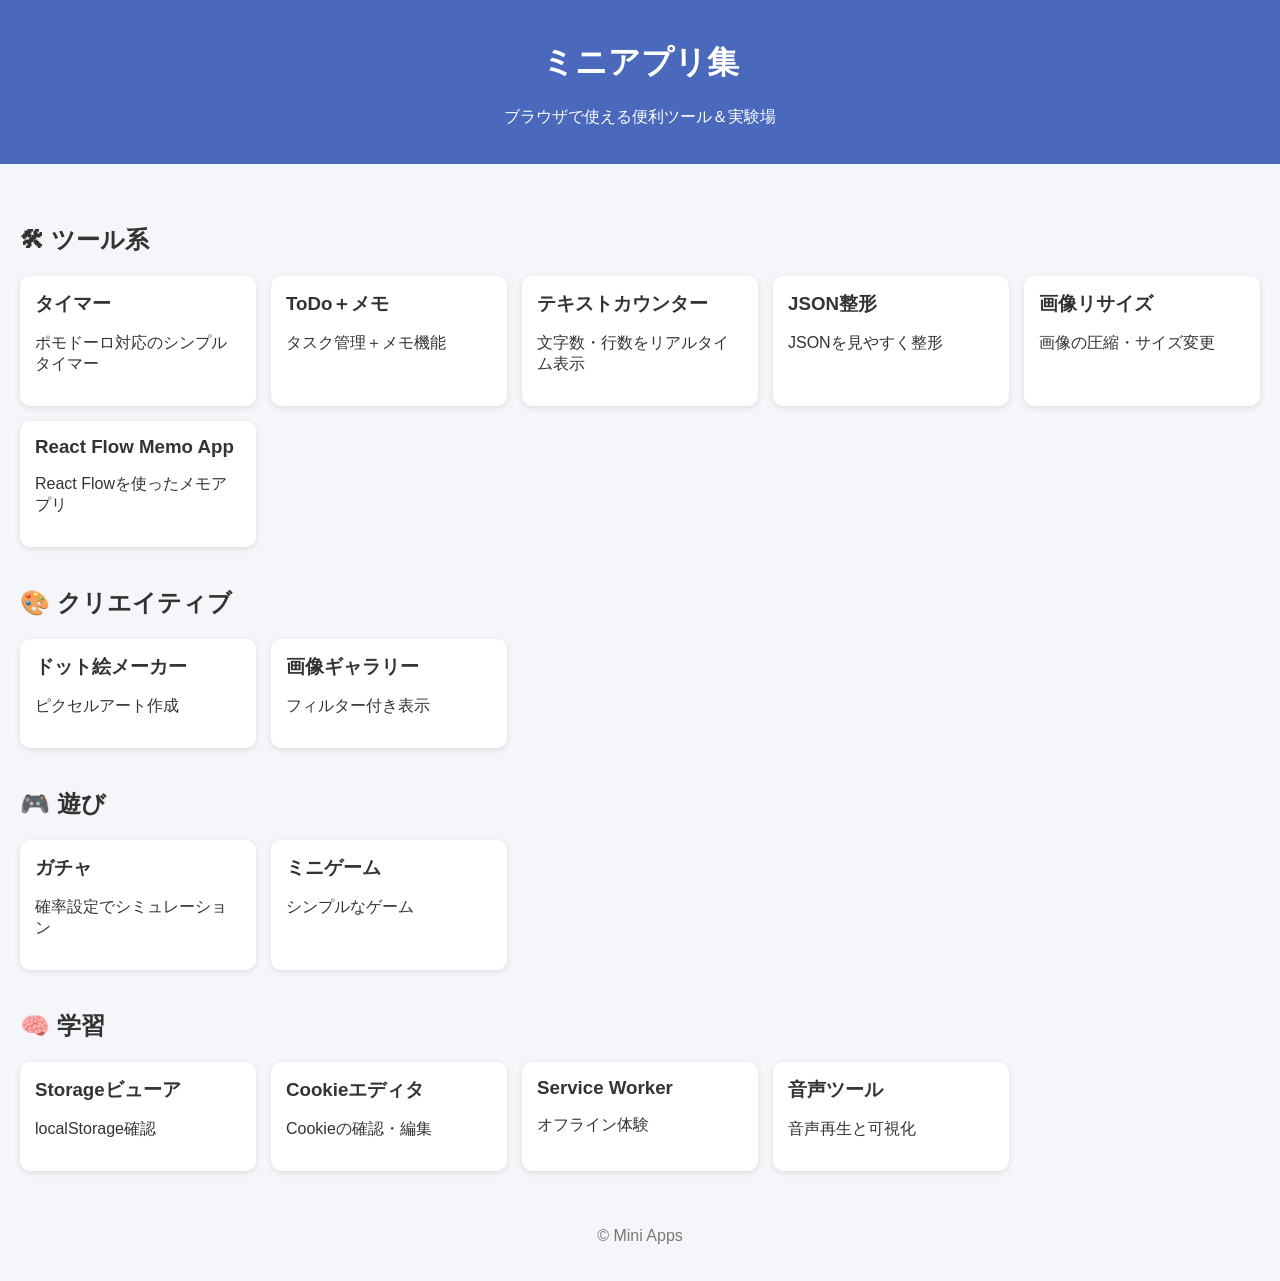
<file: index.html>
<!DOCTYPE html>
<html lang="ja">
<head>
  <meta charset="UTF-8">
  <title>ミニアプリ集</title>
  <meta name="viewport" content="width=device-width, initial-scale=1.0">
  <link rel="stylesheet" href="./css/common.css">
</head>
<body>

<header>
  <h1>ミニアプリ集</h1>
  <p>ブラウザで使える便利ツール＆実験場</p>
</header>

<main>

  <section>
    <h2>🛠 ツール系</h2>
    <div class="grid">
      <a href="./apps/timer/index.html" class="card">
        <h3>タイマー</h3>
        <p>ポモドーロ対応のシンプルタイマー</p>
      </a>

      <a href="./apps/todo/index.html" class="card">
        <h3>ToDo＋メモ</h3>
        <p>タスク管理＋メモ機能</p>
      </a>

      <a href="./apps/text-counter/index.html" class="card">
        <h3>テキストカウンター</h3>
        <p>文字数・行数をリアルタイム表示</p>
      </a>

      <a href="./apps/json/index.html" class="card">
        <h3>JSON整形</h3>
        <p>JSONを見やすく整形</p>
      </a>

      <a href="./apps/image-tool/index.html" class="card">
        <h3>画像リサイズ</h3>
        <p>画像の圧縮・サイズ変更</p>
      </a>

      <a href="./apps/react-flow-memo-app/index.html" class="card">
        <h3>React Flow Memo App</h3>
        <p>React Flowを使ったメモアプリ</p>
      </a>
    </div>
  </section>

  <section>
    <h2>🎨 クリエイティブ</h2>
    <div class="grid">
      <a href="./apps/dot/index.html" class="card">
        <h3>ドット絵メーカー</h3>
        <p>ピクセルアート作成</p>
      </a>

      <a href="./apps/gallery/index.html" class="card">
        <h3>画像ギャラリー</h3>
        <p>フィルター付き表示</p>
      </a>
    </div>
  </section>

  <section>
    <h2>🎮 遊び</h2>
    <div class="grid">
      <a href="./apps/gacha/index.html" class="card">
        <h3>ガチャ</h3>
        <p>確率設定でシミュレーション</p>
      </a>

      <a href="./apps/game/index.html" class="card">
        <h3>ミニゲーム</h3>
        <p>シンプルなゲーム</p>
      </a>
    </div>
  </section>

  <section>
    <h2>🧠 学習</h2>
    <div class="grid">
      <a href="./apps/storage/index.html" class="card">
        <h3>Storageビューア</h3>
        <p>localStorage確認</p>
      </a>

      <a href="./apps/cookie/index.html" class="card">
        <h3>Cookieエディタ</h3>
        <p>Cookieの確認・編集</p>
      </a>

      <a href="./apps/sw/index.html" class="card">
        <h3>Service Worker</h3>
        <p>オフライン体験</p>
      </a>

      <a href="./apps/audio/index.html" class="card">
        <h3>音声ツール</h3>
        <p>音声再生と可視化</p>
      </a>
    </div>
  </section>

</main>

<footer>
  <p>© Mini Apps</p>
</footer>

</body>
</html>
</file>
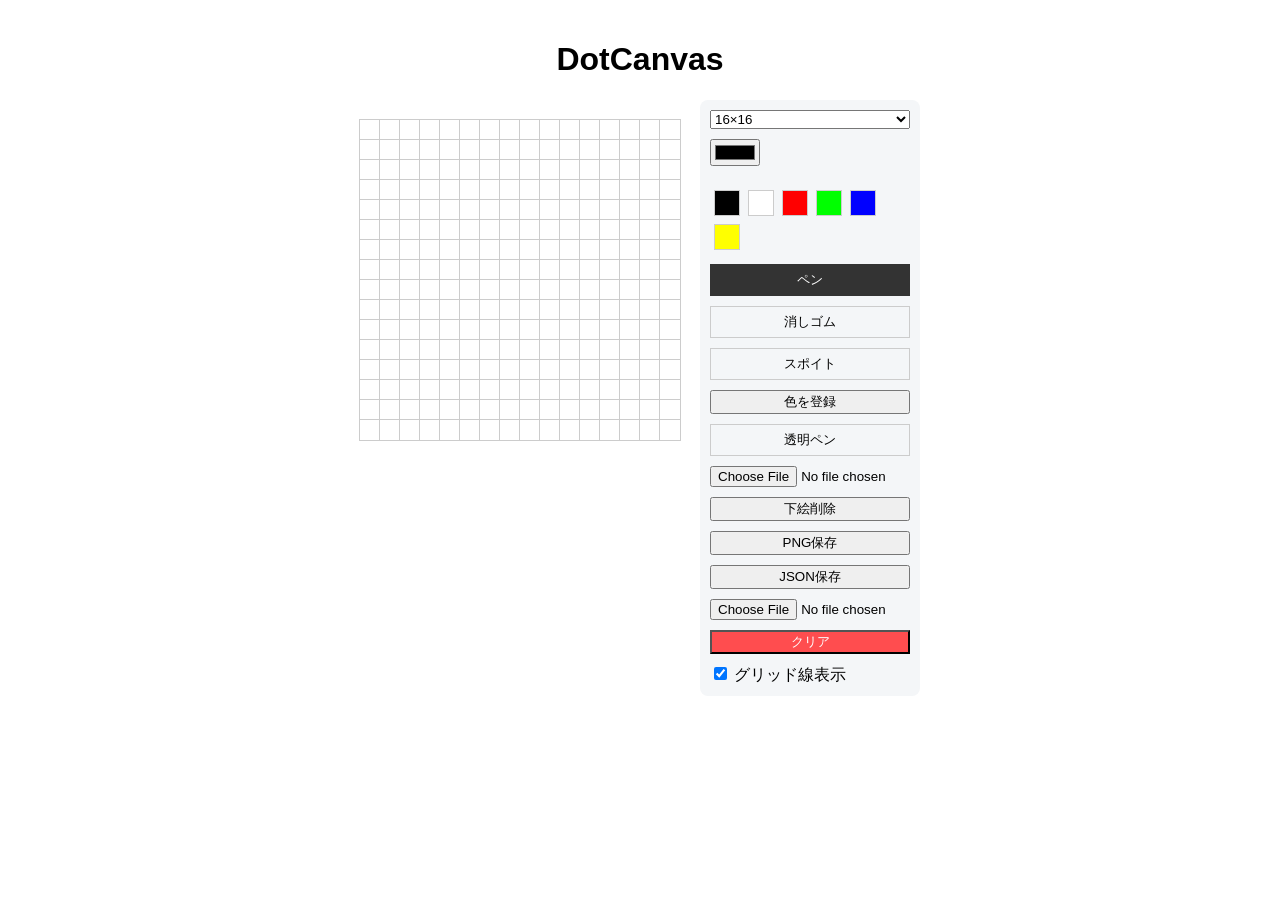
<file: apps/dot/index.html>
<html lang="ja">
  <head>
    <meta charset="UTF-8" />
    <meta http-equiv="X-UA-Compatible" content="IE=edge" />
    <meta name="viewport" content="width=device-width, initial-scale=1.0" />
    <title>DotCanvas</title>
    <link rel="stylesheet" href="style.css">
  </head>
  <body>
    <h1>DotCanvas</h1>

    <div class="app">

      <!-- グリッドを配置するエリア -->
      <div class="canvas-wrapper">

        <!-- 下絵表示用 -->
        <img id="guideImage">

        <!-- グリッド -->
        <div id="grid"></div>

      </div>

      
      <div class="sidebar">

      <!-- メニュー・パレット -->
      <!--サイズ変更-->
      <!--グリッドサイズ調整-->
      <select id="gridSize">
        <option value="16">16×16</option>
        <option value="32">32×32</option>
      </select>
      <!-- カラーピッカー -->
      <input type="color" id="colorPicker" value="#000000">
      <!-- カラーパレット -->
      <div id="palette"></div>

      <button class="tool-btn" onclick="setTool('pen')">ペン</button>
      <button class="tool-btn" onclick="setTool('eraser')">消しゴム</button>
      <button class="tool-btn" onclick="setTool('picker')">スポイト</button>
      <button id="addColor">色を登録</button>
      <button class="tool-btn" onclick="setTool('transparent')">透明ペン</button>

      <!--下絵の入力-->
      <input type="file" id="uploadImage" accept="image/*">
      <button onclick="removeGuide()">下絵削除</button>

      <!--PNG保存機能-->
      <button onclick="saveAsPNG()">PNG保存</button>

      <!--JSON保存機能-->
      <button onclick="saveAsJSON()">JSON保存</button>
      <input type="file" id="loadJson">

      <!-- グリッドを初期状態に戻すボタン -->
      <button onclick="clearGrid()" class="danger">クリア</button>

      <label>
        <input type="checkbox" id="toggleGrid" checked>
        グリッド線表示
      </label>

      </div>

      
    </div>


  </body>
  <script src="script.js"></script>
</html>
</file>
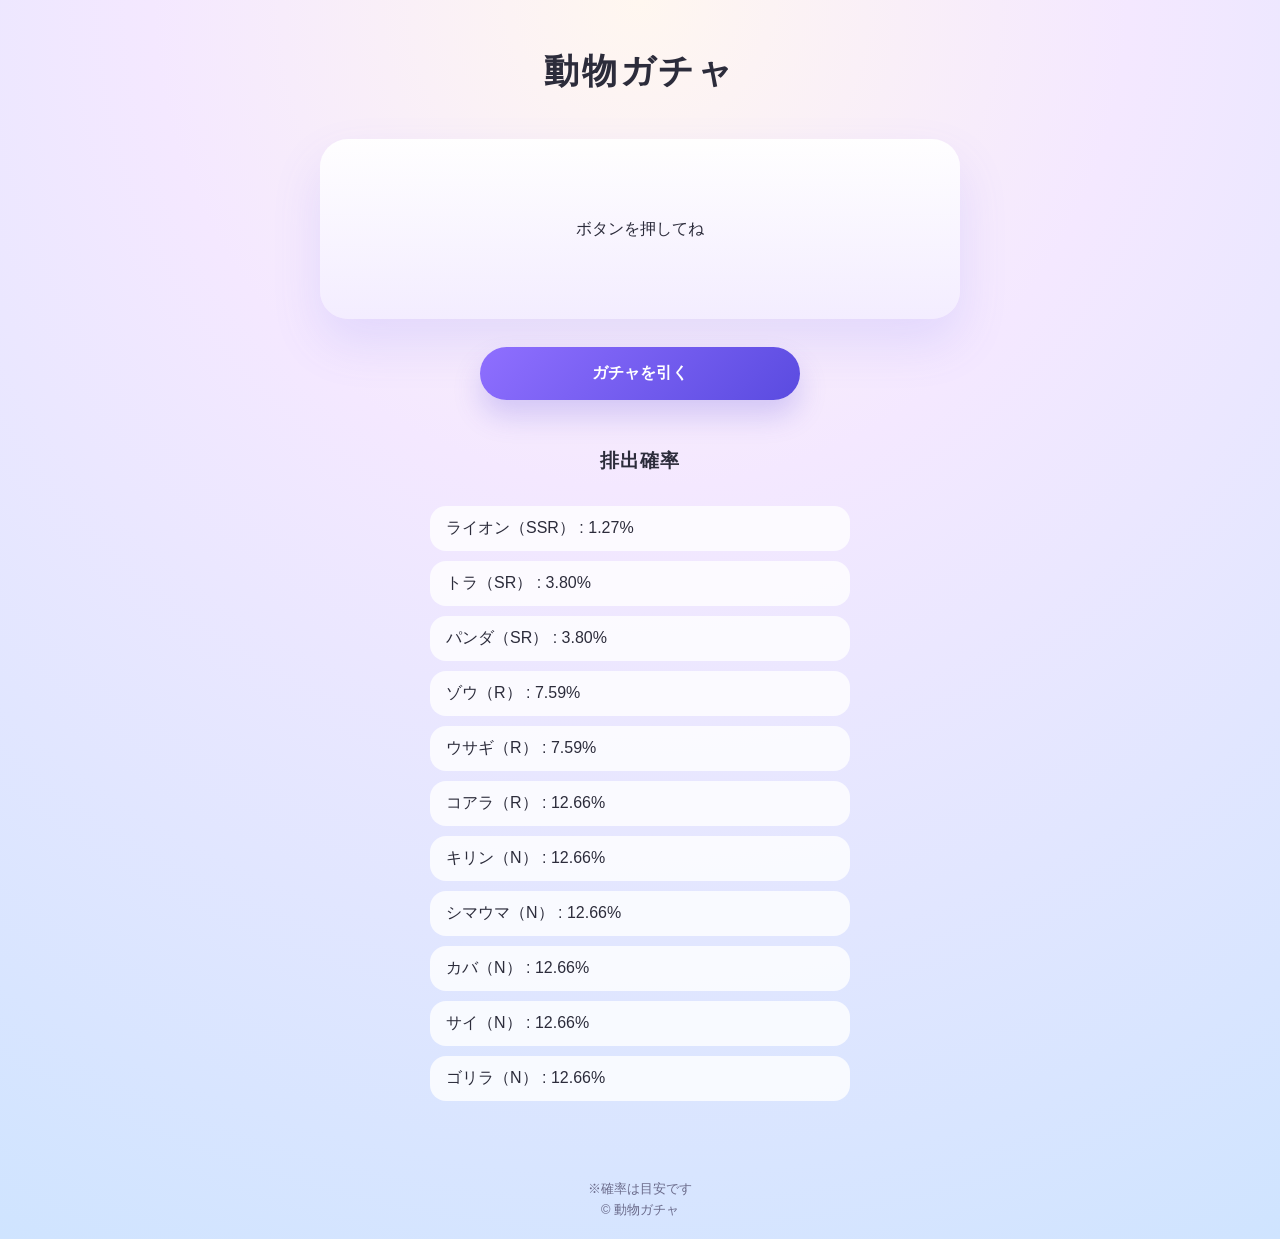
<file: apps/gacha/index.html>
<!DOCTYPE html>
<html lang="ja">
    <head>
        <meta charset="UTF-8">
        <title>動物ガチャ</title>
        <link rel="stylesheet" href="style.css">
    </head>
    <body>

    <h1>動物ガチャ</h1>

    <div id="gachaBox">
        <div id="result">ボタンを押してね</div>
    </div>

    <button id="gachaBtn">ガチャを引く</button>

    <h2>排出確率</h2>
    <ul id="rateList"></ul>

    <footer id="footer">
        <p>※確率は目安です</p>
        <p>© 動物ガチャ</p>
    </footer>

    <script src="script.js"></script>
    </body>
</html>
</file>
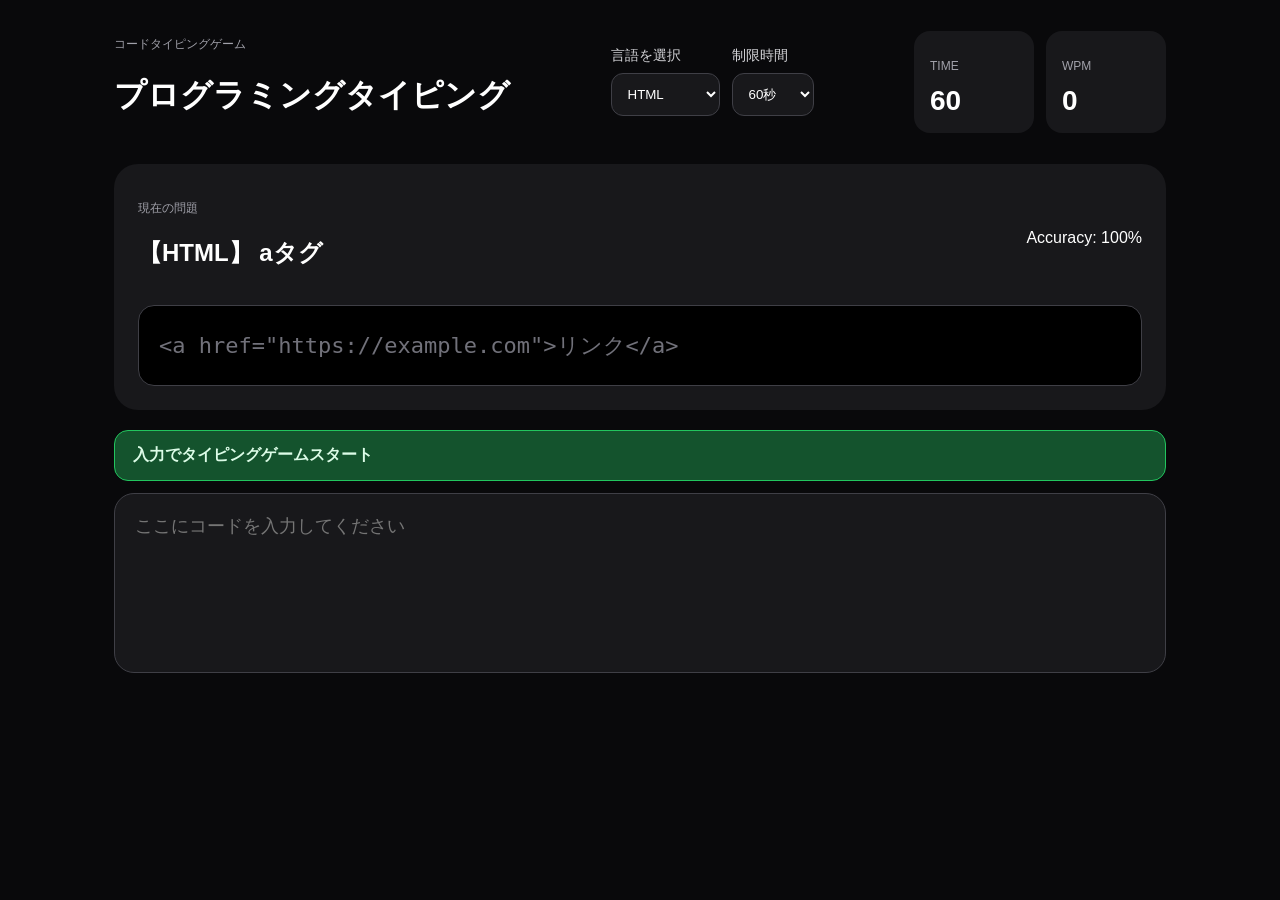
<file: apps/game/index.html>
<!DOCTYPE html>
<html lang="ja">
<head>
  <meta charset="UTF-8">
  <meta name="viewport" content="width=device-width, initial-scale=1.0">
  <title>Code Typing Game</title>

  <link rel="stylesheet" href="style.css">
</head>
<body>

  <div class="container">

    <header class="top-bar">

      <div>
        <p class="label">コードタイピングゲーム</p>
        <h1>プログラミングタイピング</h1>
      </div>

      <div class="control-wrapper">

        <div class="control-box">
          <label for="language-select">言語を選択</label>

          <select id="language-select">
            <option value="html">HTML</option>
            <option value="css">CSS</option>
            <option value="javascript">JavaScript</option>
          </select>
        </div>

        <div class="control-box">
          <label for="time-select">制限時間</label>

          <select id="time-select">
            <option value="30">30秒</option>
            <option value="60" selected>60秒</option>
            <option value="120">120秒</option>
          </select>
        </div>

      </div>

      <div class="status-area">

        <div class="status-box">
          <p class="label">TIME</p>
          <span id="time">60</span>
        </div>

        <div class="status-box">
          <p class="label">WPM</p>
          <span id="wpm">0</span>
        </div>

      </div>

    </header>

    <main>

      <section class="question-card">

        <div class="question-header">

          <div>
            <p class="label">現在の問題</p>
            <h2 id="title"></h2>
          </div>

          <p id="accuracy">Accuracy: 100%</p>

        </div>

        <div id="code-display" class="code-display"></div>

      </section>

      <div class="typing-guide">
        入力でタイピングゲームスタート
      </div>

      <textarea
        id="typing-input"
        placeholder="ここにコードを入力してください"
        spellcheck="false"
      ></textarea>

    </main>

  </div>


  <div id="result-screen" class="result-screen hidden">

    <div class="result-container">

      <h2>RESULT</h2>

      <div class="result-grid">

        <div class="result-box">
          <p class="label">入力文字数</p>
          <span id="result-typed"></span>
        </div>

        <div class="result-box">
          <p class="label">ミス数</p>
          <span id="result-miss"></span>
        </div>

        <div class="result-box">
          <p class="label">正確率</p>
          <span id="result-accuracy"></span>
        </div>

        <div class="result-box">
          <p class="label">WPM</p>
          <span id="result-wpm"></span>
        </div>

      </div>


      <div class="result-list">

        <h3>出題コード一覧</h3>

        <div id="completed-list"></div>

      </div>

      <button id="restart-btn">もう一度遊ぶ</button>

    </div>

  </div>

  <script src="questions/html.js"></script>
  <script src="questions/css.js"></script>
  <script src="questions/javascript.js"></script>
  <script src="script.js"></script>
</body>
</html>
</file>
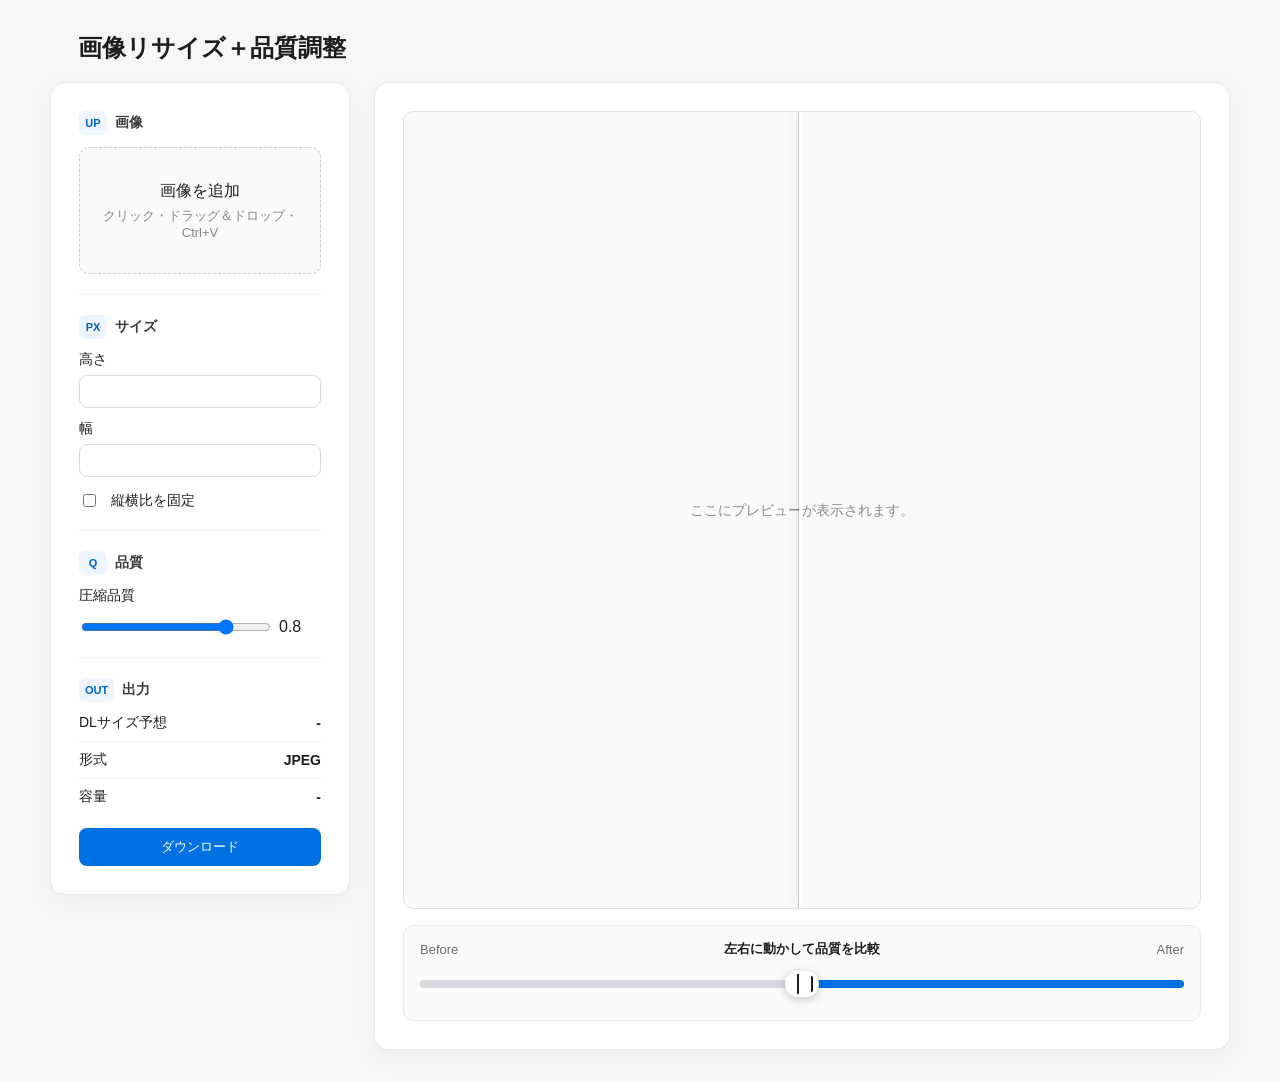
<file: apps/image-tool/index.html>
<!DOCTYPE html>
<html lang="ja">
<head>
  <meta charset="UTF-8">
  <title>画像リサイズ</title>
  <link rel="stylesheet" href="style.css">
</head>
<body>

<!-- タイトル -->
<header class="app-header">
  <div class="app-header-inner">
    <h1>画像リサイズ＋品質調整</h1>
  </div>
</header>

<!--
  PCでは左が操作エリア、右がプレビューエリアになります。
  2カラムのレイアウト
-->
<div class="app">
  <!-- 左側の操作パネル -->
  <aside class="sidebar">
    <!-- 画像を追加するエリア。クリック、ドラッグ&ドロップ、貼り付けに対応します。 -->
    <div class="tool-section">
      <div class="section-title">
        <span class="icon">UP</span>
        <span>画像</span>
      </div>

      <div class="upload-area" id="uploadArea">
        <p>画像を追加</p>
        <p class="sub">クリック・ドラッグ＆ドロップ・Ctrl+V</p>

        <!-- 実際のファイル選択inputです。見た目はupload-areaで作るので hidden にしています。 -->
        <input type="file" id="upload" accept="image/*" hidden>
      </div>
    </div>

    <!-- ダウンロード時の画像サイズを入力するエリアです。 -->
    <div class="tool-section">
      <div class="section-title">
        <span class="icon">PX</span>
        <span>サイズ</span>
      </div>

      <div class="control-group">
        <label>高さ <input type="number" id="height" min="1"></label>
        <label>幅 <input type="number" id="width" min="1"></label>
      </div>

      <label class="check-row">
        <input type="checkbox" id="lockRatio">
        縦横比を固定
      </label>
    </div>

    <!-- 品質を調整するエリア -->
    <div class="tool-section">
      <div class="section-title">
        <span class="icon">Q</span>
        <span>品質</span>
      </div>

      <div class="control-group">
        <label for="quality">圧縮品質</label>
        <div class="range-row">
          <input type="range" id="quality" min="0.05" max="1" step="0.01" value="0.8">
          <span id="qualityValue">0.8</span>
        </div>
      </div>
    </div>

    <!-- 現在の設定でダウンロードされる画像の情報を表示 -->
    <div class="tool-section">
      <div class="section-title">
        <span class="icon">OUT</span>
        <span>出力</span>
      </div>

      <div class="output-list">
        <div class="info-row">
          <span>DLサイズ予想</span>
          <strong id="estimatedSize">-</strong>
        </div>
        <div class="info-row">
          <span>形式</span>
          <strong>JPEG</strong>
        </div>
        <div class="info-row">
          <span>容量</span>
          <strong id="fileSize">-</strong>
        </div>
      </div>
    </div>

    <button id="downloadBtn">ダウンロード</button>
  </aside>

  <!-- 右側のプレビューエリア。元画像と変換後画像を重ねて比較します。 -->
  <main class="preview-panel">
    <div class="compare">
      <!-- 画像がまだ選ばれていないときだけ表示されるメッセージ -->
      <p class="preview-placeholder">ここにプレビューが表示されます。</p>

      <!-- 元画像です。下側に表示されます。 -->
      <img id="beforeImage" alt="元画像">

      <!-- 変換後画像です。overlayの幅を変えることでBefore/Afterを比較。 -->
      <div class="overlay">
        <img id="afterImage" alt="変換後の画像">
      </div>
    </div>

    <!-- 比較用スライダーです。動かすと overlay の幅が変わります。 -->
    <div class="compare-control">
      <div class="compare-labels">
        <span>Before</span>
        <span>左右に動かして品質を比較</span>
        <span>After</span>
      </div>
      <input type="range" id="compareSlider" min="0" max="100" value="50">
    </div>
  </main>
</div>

<script src="script.js"></script>

</body>
</html>
</file>
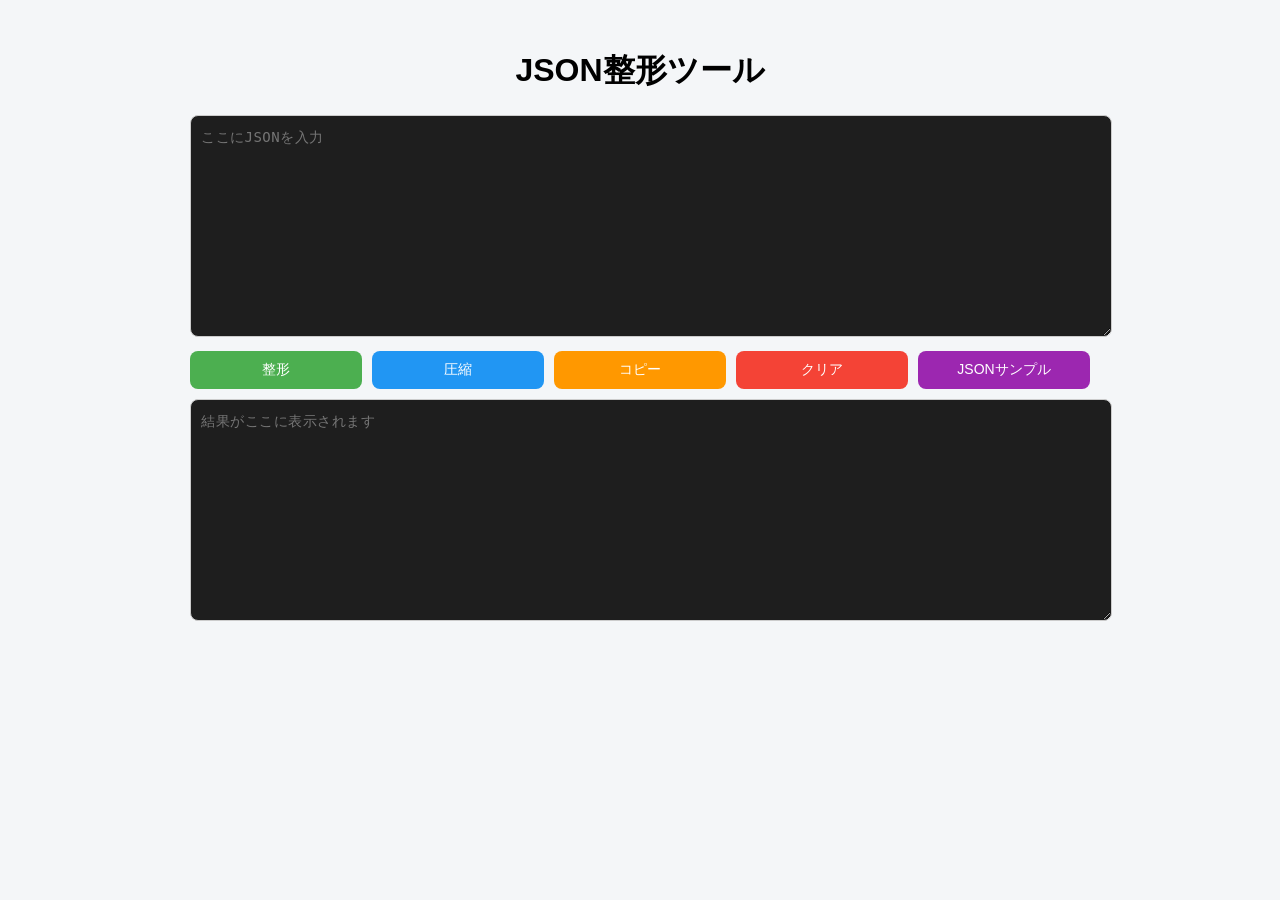
<file: apps/json/index.html>
<!DOCTYPE html>
<html lang="ja">
<head>
  <meta charset="UTF-8">
  <title>JSON整形ツール</title>
  <link rel="stylesheet" href="style.css">
</head>
<body>

<div class="container">
  <h1>JSON整形ツール</h1>

  <textarea id="input" placeholder="ここにJSONを入力"></textarea>

  <div class="buttons">
    <button class="format" onclick="formatJSON()">整形</button>
    <button class="minify" onclick="minifyJSON()">圧縮</button>
    <button class="copy" onclick="copyJSON()">コピー</button>
    <button class="clear" onclick="clearJSON()">クリア</button>
    <button class="sample" onclick="setSample()">JSONサンプル</button>
  </div>

  <textarea id="output" placeholder="結果がここに表示されます"></textarea>

  <div id="message"></div>
</div>

<script src="script.js"></script>

</body>
</html>
</file>
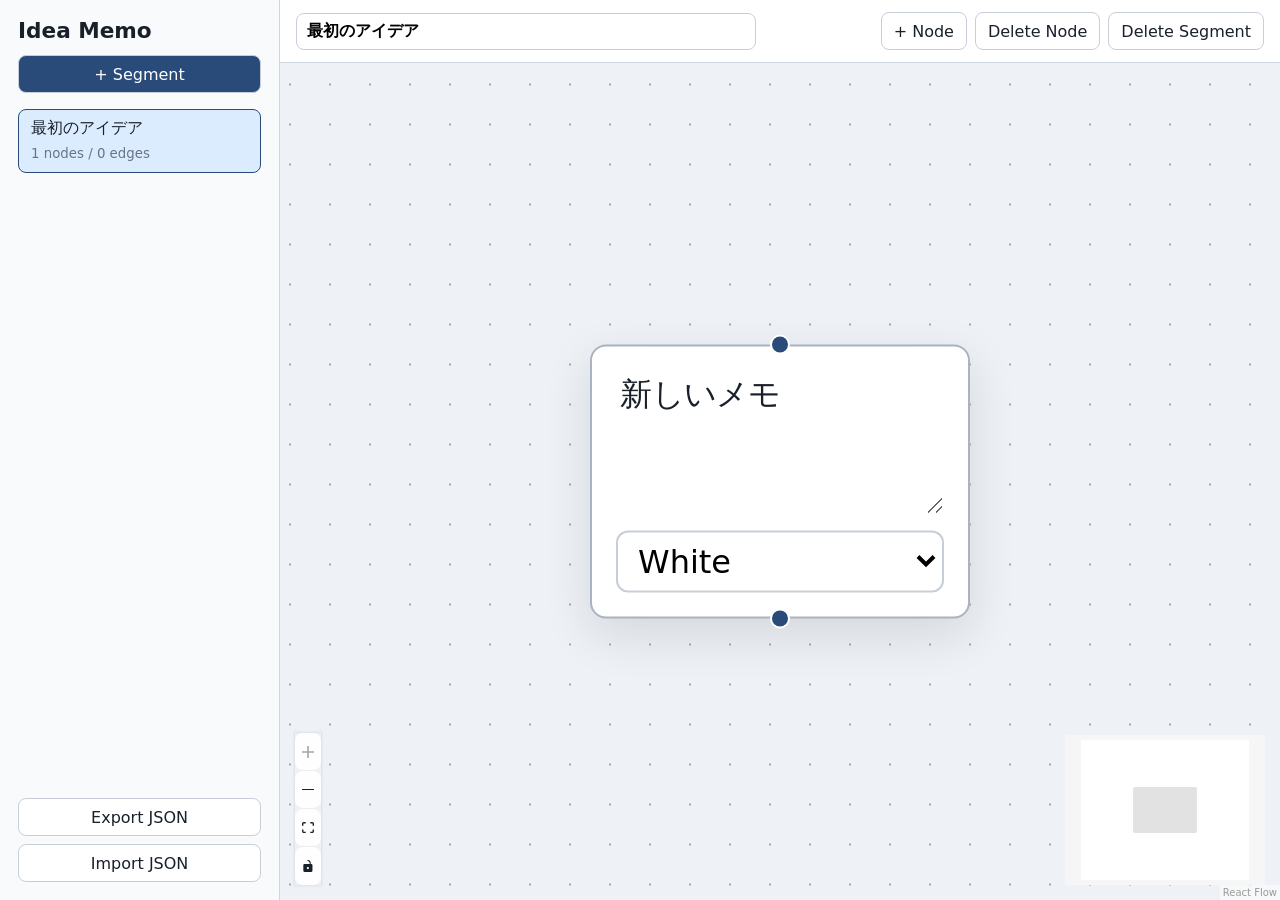
<file: apps/react-flow-memo-app/index.html>
<!-- Viteが作ったHTML-->
<!doctype html>
<html lang="ja">
  <head>
    <meta charset="UTF-8" />
    <meta name="viewport" content="width=device-width, initial-scale=1.0" />
    <meta
      name="description"
      content="React Flowでアイデアをノード管理する静的メモアプリ"
    />
    <title>React Flow Memo</title>
    <!-- ViteがビルドしたJavaScriptとCSSを読み込みます。HTMLのcrossorigin属性は、クロスオリジン間をどう扱うかを指定 読み込むドメインが異なることを、クロスオリジン -->
    <script type="module" crossorigin src="./assets/index-DDLrQdI4.js"></script>
    <link rel="stylesheet" crossorigin href="./assets/index-DvYYvJgg.css">
  </head>
  <body>
    <!-- ViteがここにReactアプリを描画します。GitHub Pagesでも静的HTMLとして動きます。 -->
    <div id="root"></div>
  </body>
</html>
</file>
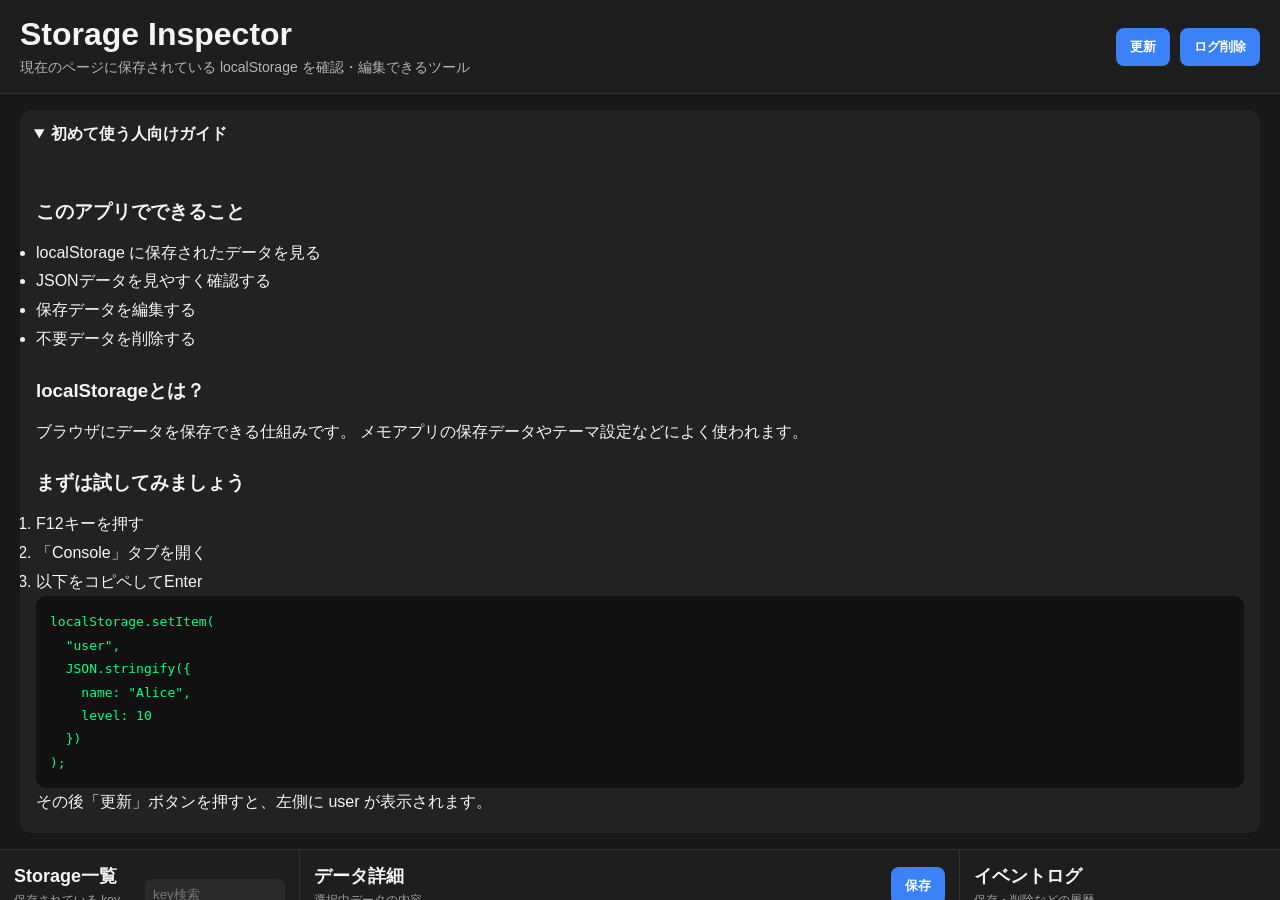
<file: apps/storage/index.html>
<!DOCTYPE html>
<html lang="ja">
<head>
  <meta charset="UTF-8" />
  <meta name="viewport" content="width=device-width, initial-scale=1.0"/>
  <title>Storage Inspector</title>

  <link rel="stylesheet" href="style.css" />
</head>
<body>

  <header class="header">
    <div>
      <h1>Storage Inspector</h1>

      <p class="sub-title">
        現在のページに保存されている localStorage を確認・編集できるツール
      </p>
    </div>

    <div class="actions">
      <button id="refreshBtn">更新</button>
      <button id="clearLogBtn">ログ削除</button>
    </div>
  </header>


  <!-- 初回ガイド -->
  <section class="guide-section">

    <details open>
      <summary>
        初めて使う人向けガイド
      </summary>

      <div class="guide-content">

        <h3>このアプリでできること</h3>

        <ul>
          <li>localStorage に保存されたデータを見る</li>
          <li>JSONデータを見やすく確認する</li>
          <li>保存データを編集する</li>
          <li>不要データを削除する</li>
        </ul>


        <h3>localStorageとは？</h3>

        <p>
          ブラウザにデータを保存できる仕組みです。
          メモアプリの保存データやテーマ設定などによく使われます。
        </p>


        <h3>まずは試してみましょう</h3>

        <ol>
          <li>F12キーを押す</li>
          <li>「Console」タブを開く</li>
          <li>以下をコピペしてEnter</li>
        </ol>


<pre class="sample-code">localStorage.setItem(
  "user",
  JSON.stringify({
    name: "Alice",
    level: 10
  })
);
</pre>

        <p>
          その後「更新」ボタンを押すと、左側に user が表示されます。
        </p>

      </div>

    </details>

  </section>


  <main class="container">

    <!-- 左 -->
    <section class="panel left-panel">

      <div class="panel-header">
        <div>
          <h2>Storage一覧</h2>

          <p class="panel-description">
            保存されている key 一覧
          </p>
        </div>

        <input
          type="text"
          id="searchInput"
          placeholder="key検索"
        />
      </div>


      <!-- 空表示 -->
      <div id="emptyMessage" class="empty-message">
        localStorageにデータがありません。
        <br><br>
        Consoleからデータを保存すると表示されます。
      </div>


      <ul id="storageList" class="storage-list"></ul>

    </section>


    <!-- 中央 -->
    <section class="panel center-panel">

      <div class="panel-header">

        <div>
          <h2>データ詳細</h2>

          <p class="panel-description">
            選択中データの内容
          </p>
        </div>

        <button id="saveBtn">
          保存
        </button>

      </div>


      <div class="detail-top">

        <div>
          <span class="label">現在のKey:</span>
          <span id="currentKey">未選択</span>
        </div>

        <button id="deleteBtn" class="danger">
          削除
        </button>

      </div>


      <textarea
        id="valueEditor"
        spellcheck="false"
        placeholder="左側のStorageを選択すると内容が表示されます"
      ></textarea>

    </section>


    <!-- 右 -->
    <section class="panel right-panel">

      <div class="panel-header">

        <div>
          <h2>イベントログ</h2>

          <p class="panel-description">
            保存・削除などの履歴
          </p>
        </div>

      </div>

      <div id="logArea" class="log-area"></div>

    </section>

  </main>

  <script src="script.js"></script>
</body>
</html>
</file>
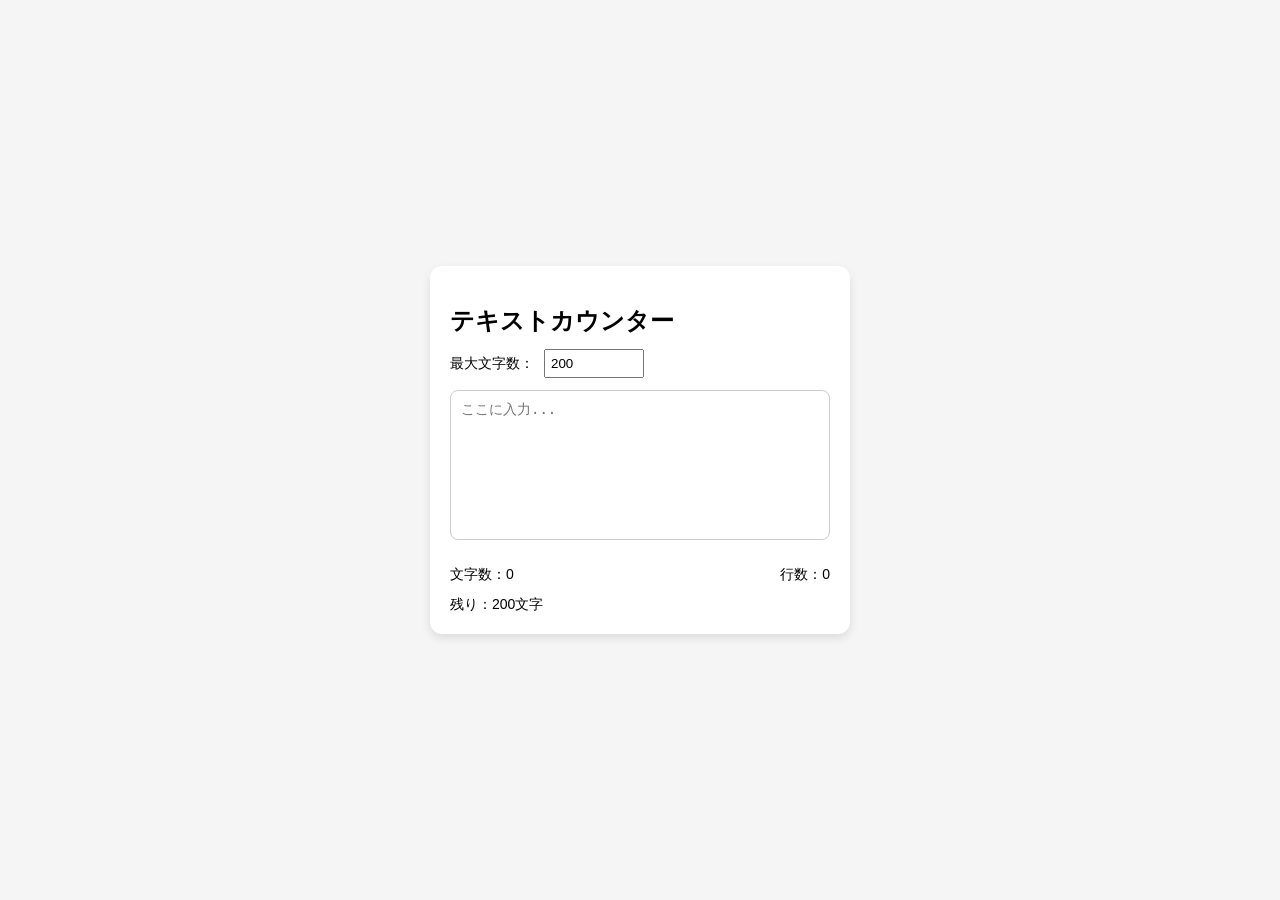
<file: apps/text-counter/index.html>
<!DOCTYPE html>
<html lang="ja">
<head>
  <meta charset="UTF-8">
  <title>テキストカウンター</title>

  <style>
    * {
      box-sizing: border-box;
    }

    body {
      font-family: sans-serif;
      background: #f5f5f5;
      margin: 0;
      height: 100vh;

      /* 完全中央寄せ */
      display: flex;
      justify-content: center;
      align-items: center;
    }

    /*余白のルール*/
    .container > * {
        margin-bottom: 12px;
    }
    .container > *:last-child {
    margin-bottom: 0;
    }

    .container {
      width: 420px;
      background: #fff;
      padding: 20px;
      border-radius: 12px;
      box-shadow: 0 4px 10px rgba(0,0,0,0.1);
    }

    textarea {
      width: 100%;
      height: 150px;
      resize: none;
      padding: 10px;
      font-size: 14px;
      border-radius: 8px;
      border: 1px solid #ccc;
    }

    .info {
      margin-top: 10px;
      display: flex;
      justify-content: space-between;
      font-size: 14px;
    }

    .limit {
      color: red;
      font-weight: bold;
    }

    .setting {
      margin-top: 10px;
      display: flex;
      gap: 10px;
      align-items: center;
      font-size: 14px;
    }

    input[type="number"] {
      width: 100px;
      padding: 5px;
    }
  </style>
</head>
<body>

<div class="container">
  <h2>テキストカウンター</h2>

  <!-- 最大文字数設定 -->
  <div class="setting">
    <label>最大文字数：</label>
    <input type="number" id="maxLengthInput" value="200" min="1">
  </div>

  <textarea id="textInput" placeholder="ここに入力..."></textarea>

  <div class="info">
    <span id="charCount">文字数：0</span>
    <span id="lineCount">行数：0</span>
  </div>

  <div class="info">
    <span id="limitStatus">残り：200文字</span>
  </div>
</div>

<script>
  // 要素の取得
  const textarea = document.getElementById("textInput");
  const charCount = document.getElementById("charCount");
  const lineCount = document.getElementById("lineCount");
  const limitStatus = document.getElementById("limitStatus");
  const maxLengthInput = document.getElementById("maxLengthInput");


  // カウント処理をまとめた関数
  function updateCount() {

    // 現在入力されているテキストを取得
    const text = textarea.value;

    // 最大文字数を取得（未入力や不正値の場合は0になる）
    const maxLength = parseInt(maxLengthInput.value) || 0;


    // 文字数を取得（改行や空白も含む）
    const length = text.length;

    // 文字数表示を更新
    charCount.textContent = "文字数：" + length;


    // 行数をカウント（空の場合は0行、それ以外は改行で分割）
    const lines = text === "" ? 0 : text.split("\n").length;

    // 行数表示を更新
    lineCount.textContent = "行数：" + lines;


    // 残り文字数を計算
    const remaining = maxLength - length;

    // 残り文字数表示を更新
    limitStatus.textContent = "残り：" + remaining + "文字";


    // 制限を超えた場合はクラスを付与して赤表示
    if (remaining < 0) {
      limitStatus.classList.add("limit");
    } else {
      // 制限内ならクラスを外す
      limitStatus.classList.remove("limit");
    }
  }


  // テキスト入力時にリアルタイムでカウント更新
  textarea.addEventListener("input", updateCount);

  // 最大文字数変更時にもカウント更新
  maxLengthInput.addEventListener("input", updateCount);


  // ページ読み込み時に初期状態を反映
  updateCount();
</script>

</body>
</html>
</file>
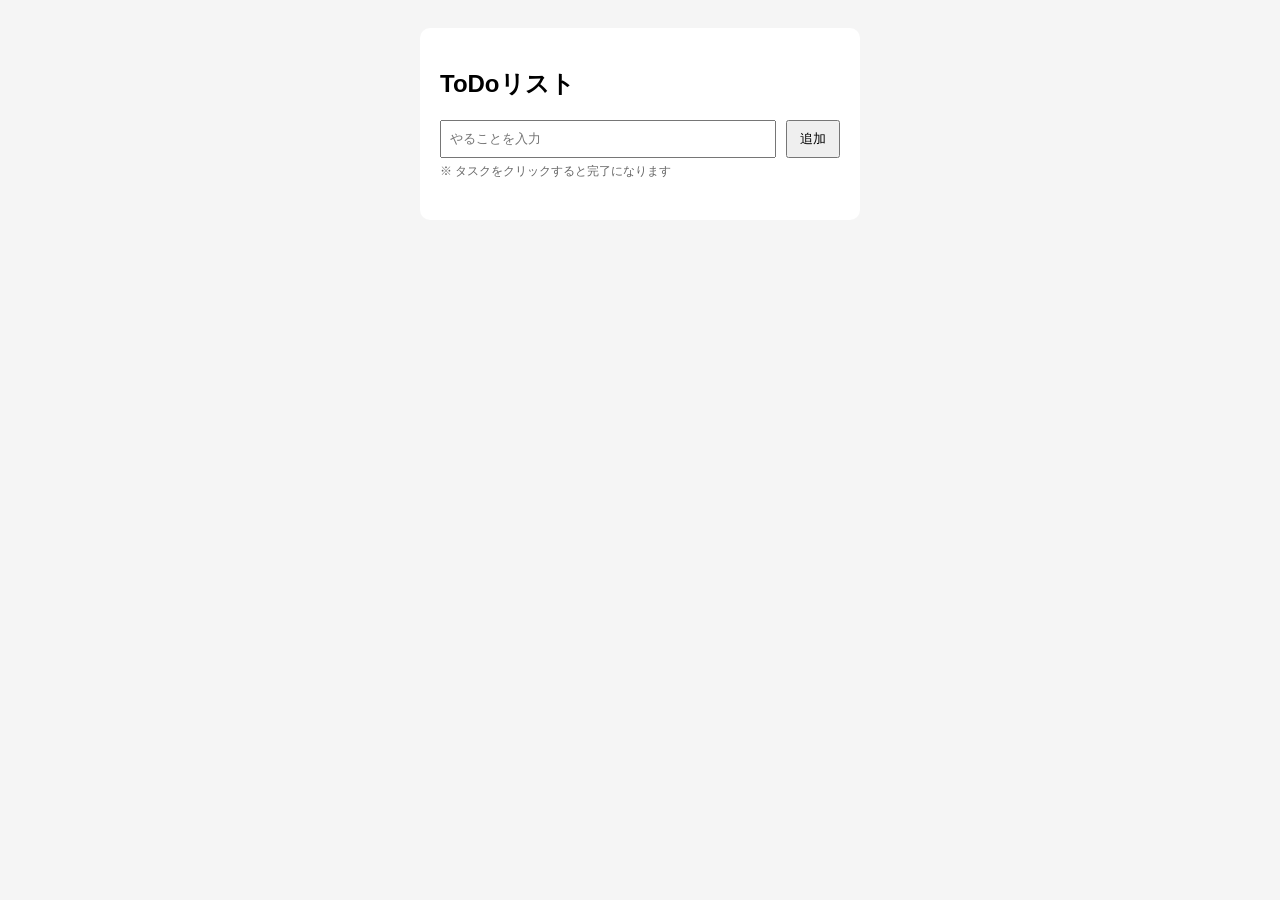
<file: apps/todo/index.html>
<!DOCTYPE html>
<html lang="ja">
<head>
  <meta charset="UTF-8">
  <title>MiniApps ToDo</title>
  <style>
    body {
      font-family: sans-serif;
      background: #f5f5f5;
      padding: 20px;
    }

    .app {
      max-width: 400px;
      margin: auto;
      background: white;
      padding: 20px;
      border-radius: 10px;
    }

    .input-area {
      display: flex;
      gap: 10px;
    }

    input {
      flex: 1;
      padding: 8px;
    }

    button {
      padding: 8px 12px;
      cursor: pointer;
    }

    ul {
      margin-top: 20px;
      padding: 0;
      list-style: none;
    }

    li {
      display: flex;
      justify-content: space-between;
      padding: 8px;
      border-bottom: 1px solid #ddd;
    }

    .done {
      text-decoration: line-through;
      color: gray;
    }

    /* エラーメッセージ */
    .error {
      color: red;
      font-size: 12px;
      margin-top: 5px;
    }

    /* ヒント表示 */
    .hint {
      font-size: 12px;
      color: #666;
      margin-top: 5px;
    }
  </style>
</head>
<body>

<div class="app">
  <h2>ToDoリスト</h2>

  <div class="input-area">
    <input type="text" id="taskInput" placeholder="やることを入力">
    <button onclick="handleAddTask()">追加</button>
  </div>

  <!-- エラーメッセージ表示 -->
  <div id="errorMessage" class="error"></div>

  <!-- 操作ヒント -->
  <div class="hint">※ タスクをクリックすると完了になります</div>

  <ul id="taskList"></ul>
</div>

<script>
  // =============================
  // 要素取得
  // =============================
  const taskInput = document.getElementById("taskInput");
  const taskList = document.getElementById("taskList");
  const errorMessage = document.getElementById("errorMessage");

  // =============================
  // 入力チェック
  // =============================
  function validateInput(text) {
    // 空文字の場合エラーを表示する
    if (text.trim() === "") {
      showError("タスクを入力してください");
      return false;
    }

    // エラーをクリア
    clearError();
    return true;
  }

  // =============================
  // エラー表示
  // =============================
  function showError(message) {
    errorMessage.textContent = message;
  }

  function clearError() {
    errorMessage.textContent = "";
  }

  // =============================
  // タスク作成
  // =============================
  function createTaskElement(text) {
    const li = document.createElement("li");

    // テキスト部分
    const span = document.createElement("span");
    span.textContent = text;

    // クリックで完了切り替え
    span.onclick = function () {
      toggleTask(span);
    };

    // 削除ボタン
    const deleteBtn = document.createElement("button");
    deleteBtn.textContent = "削除";

    deleteBtn.onclick = function () {
      deleteTask(li);
    };

    li.appendChild(span);
    li.appendChild(deleteBtn);

    return li;
  }

  // =============================
  // 完了切り替え
  // =============================
  function toggleTask(element) {
    element.classList.toggle("done");
  }

  // =============================
  // 削除処理
  // =============================
  function deleteTask(element) {
    element.remove();
  }

  // =============================
  // 入力リセット
  // =============================
  function resetInput() {
    taskInput.value = "";
  }

  // =============================
  // メイン処理
  // =============================
  function handleAddTask() {
    const text = taskInput.value;

    // ① 入力チェック
    if (!validateInput(text)) return;

    // ② タスク生成
    const taskElement = createTaskElement(text);

    // ③ DOMに追加
    taskList.appendChild(taskElement);

    // ④ 入力リセット
    resetInput();
  }
</script>

</body>
</html>
</file>
<file: css/common.css>
body {
  font-family: sans-serif;
  margin: 0;
  background: #f5f6fa;
  color: #333;
}

header {
  background: #4a69bd;
  color: white;
  padding: 20px;
  text-align: center;
}

main {
  padding: 20px;
}

h2 {
  margin-top: 40px;
}

.grid {
  display: grid;
  grid-template-columns: repeat(auto-fill, minmax(220px, 1fr));
  gap: 15px;
  margin-top: 10px;
}

.card {
  display: block;
  background: white;
  padding: 15px;
  border-radius: 10px;
  text-decoration: none;
  color: inherit;
  box-shadow: 0 2px 6px rgba(0,0,0,0.1);
  transition: 0.2s;
}

.card:hover {
  transform: translateY(-5px);
}

.card h3 {
  margin: 0 0 5px;
}

footer {
  text-align: center;
  padding: 20px;
  color: #777;
}
</file>
<file: apps/dot/style.css>
/* 全体のフォントと中央寄せ */
body {
  font-family: sans-serif;

  display: flex;
  flex-direction: column;
  align-items: center; /* ← 横中央 */

  margin: 0;
  padding: 20px;
}

/* 配置 */
.app {
  display: flex;
  gap: 20px;
  justify-content: center;
  align-items: flex-start;
  width: fit-content;
}

/* サイドバー */
.sidebar {
  width: 200px;
  display: flex;
  flex-direction: column;
  gap: 10px;
  background: #f4f6f8;
  padding: 10px;
  border-radius: 8px;
}

/* ドットを並べるグリッド */
#grid {
  display: grid;

  /* 横に16マス並べる（20px × 16列） */
  grid-template-columns: repeat(16, 20px);

  /* マスの間の隙間 */
  gap: 0px;

  /* 中央に配置 */
  justify-content: center;

  margin-top: 20px;
}

/* 各マス（1ピクセル） */
/*JSでスタイルを付与*/
.cell {
  width: 20px;
  height: 20px;

  /* 初期色は白 */
  background: #fff;

  /* outlineを使用してグリッド線ONOFF切り替え時にドットが動かないようにしている */
  border: none;
  outline: 1px solid #ccc;

  /* マウスカーソルをポインターに */
  cursor: pointer;

  user-select: none;        /* テキスト選択禁止 */
  -webkit-user-drag: none;  /* 画像ドラッグ防止 */
}

.cell.transparent {
  background-image: linear-gradient(45deg, #ccc 25%, transparent 25%),
                    linear-gradient(-45deg, #ccc 25%, transparent 25%),
                    linear-gradient(45deg, transparent 75%, #ccc 75%),
                    linear-gradient(-45deg, transparent 75%, #ccc 75%);
  background-size: 10px 10px;
}

/* グリッド線なし */
.no-grid .cell {
  outline: none;
}

/*ボタン*/
.danger {
  background: #ff4d4f;
  color: white;
}

/* カラーパレット */
#palette {
  margin-top: 10px;
}

.palette-color {
  width: 24px;
  height: 24px;
  display: inline-block;
  margin: 4px;
  cursor: pointer;
  border: 1px solid #ccc;
}

label {
  cursor: pointer;
  user-select: none;
}

/*ツールボタンの見た目*/
.tool-btn {
  padding: 6px 10px;
  border: 1px solid #ccc;
  background: #f4f6f8;
  cursor: pointer;
}

.tool-btn.active {
  background: #333;
  color: #fff;
  border-color: #333;
}

/*カーソル切り替え*/
.cell {
  cursor: crosshair;
}

.grid-eraser .cell {
  cursor: not-allowed;
}

.grid-picker .cell {
  cursor: copy;
}

.grid-transparent .cell {
  cursor: cell;
}

/*下絵透かし用*/
.canvas-wrapper {
  position: relative;
  display: inline-block;
  width: fit-content;
}

/* 下絵 */
#guideImage {
  position: absolute;
  top: 0;
  left: 0;

  width: 100%;
  height: 100%;

  object-fit: contain;

  opacity: 0.3; /* ← 透かし */

  pointer-events: none; /* ← クリックを邪魔しない */

  z-index: 0;

  display: none;/*隠しておく*/
}

/* グリッド */
#grid {
  display: grid;
  position: relative;
  z-index: 1;

  width: fit-content;
}
</file>
<file: apps/gacha/style.css>
/* =========================
  リセット・基本
========================= */

/*paddingとborderを幅と高さに含める*/
* {
  box-sizing: border-box;
}

body {
  /*ブラウザ標準の余白を消す*/
  margin: 0;
  /*画面の高さ100%を確保*/
  min-height: 100vh;
  /*グラデーション背景*/
  /*radial-gradient → 円形グラデーション
  circle at top → 上から広がる*/
  background: radial-gradient(circle at top, #fff7f0, #f4e8ff 35%, #cfe4ff 100%);
  /*文字の色*/
  color: #2c2c3b;
  /*フォント*/
  font-family: "Helvetica Neue", Arial, "Hiragino Kaku Gothic ProN", Meiryo, sans-serif;
}

/*body以下の要素全てに*/
body > * {
  max-width: 640px;   /* コンテンツの横幅を最大640pxに制限（広がりすぎ防止） */

  margin: 0 auto;     /* 左右の余白を自動にして中央寄せ（横中央に配置） */

  padding: 16px;      /* 内側の余白（文字や要素が端にくっつかないようにする） */
}

/* =========================
  タイトル
========================= */
h1 {
  margin-top: 32px;
  font-size: 2.2rem;
  letter-spacing: 0.08em;
  text-align: center;
}

h2 {
  margin: 32px auto 16px;
  font-size: 1.2rem;
  letter-spacing: 0.04em;
  text-align: center;
}

/* =========================
  ガチャ表示
========================= */
#gachaBox {
  /* 上下に28pxの余白、左右はautoで中央寄せ */
  margin: 28px auto;
  padding: 28px 22px;
  border-radius: 28px;
  background: linear-gradient(180deg, rgba(255,255,255,0.95), rgba(243,237,255,0.95));
  box-shadow: 0 24px 50px rgba(108, 99, 255, 0.14);

  /* 最低高さを確保 → 中身が少なくてもボックスが潰れない */
  min-height: 180px;

  /* CSS Gridレイアウトを使用 */
  /* place-items: centerは中身を縦・横ともに中央に配置 → justify + align をまとめた書き方 */
  display: grid;
  place-items: center;
}

#result {
  width: 100%;
  min-height: 120px;
  display: grid;
  place-items: center;
}

/* =========================
  ガチャカード
========================= */
.gacha-card {
  /* 横幅を親要素いっぱいに広げる */
  width: 100%;

  /* 高さを固定してレイアウトを安定させる */
  height: 140px;

  /* 角を丸くしてカード風の見た目にする */
  border-radius: 16px;

  /* Flexboxレイアウトを使用 */
  display: flex;
  /* 要素を縦方向に並べる（上から順） */
  flex-direction: column;
  /* 縦方向の中央揃え */
  justify-content: center;
  /* 横方向の中央揃え */
  align-items: center;

  /* 要素同士の間隔を6pxあける */
  gap: 6px;

  /* テキストを中央揃えにする */
  text-align: center;

  /* 内側の余白（コンテンツが端にくっつかないようにする） */
  padding: 10px;

  /* 擬似要素（::afterなど）を使うための基準位置
  擬似要素 = HTMLを書かずに要素を追加できる仕組み
  ::before
  ::afterなどを使用するときに必要
  */
  position: relative;
}

/* =========================
  テキスト
========================= */
.rarity-text {
  font-size: 24px;
  font-weight: 900;
  color: #fff;
  letter-spacing: 2px;
  text-shadow:
    0 0 6px rgba(255,255,255,0.8),
    0 0 12px rgba(255,215,0,0.8);
}

.name-text {
  font-size: 16px;
  color: #fff;
  font-weight: 700;
  text-shadow: 0 0 4px rgba(0,0,0,0.6);
}

.emoji {
  font-size: 36px;
  margin: 6px 0;
  text-shadow: 
    0 0 4px rgba(0,0,0,0.6),
    0 0 8px rgba(0,0,0,0.4);
  animation: pop 0.3s ease;
  transform: translateY(-2px);
}

/* =========================
  レアリティ背景
========================= */
.rarity-SSR {
  background:
    radial-gradient(circle at center, rgba(255,255,255,0.3), transparent 70%),
    linear-gradient(135deg, #ffd700, #ffb300);
  box-shadow: 0 0 20px rgba(255, 200, 0, 0.6);
}

.rarity-SR {
  background: linear-gradient(135deg, #a855f7, #6b21a8);
}

.rarity-R {
  background: linear-gradient(135deg, #38bdf8, #0ea5e9);
}

.rarity-N {
  background: #9ca3af;
}

/* SSRだけ特別強化 */
.rarity-SSR .rarity-text {
  font-size: 30px;
}

.rarity-SSR .emoji {
  text-shadow: 0 0 12px gold;
}

/* =========================
  アニメーション
========================= */
.ssr-effect {
  animation: flash 0.6s ease-in-out 3;
}

@keyframes flash {
  0% { transform: scale(1); }
  50% { transform: scale(1.1); }
  100% { transform: scale(1); }
}

@keyframes pop {
  0% { transform: scale(0.5); }
  100% { transform: scale(1); }
}

/* =========================
  ボタン
========================= */
button#gachaBtn {
  width: 100%;
  max-width: 320px;
  margin: 0 auto;
  display: block;
  border: none;
  border-radius: 999px;
  padding: 16px 22px;
  background: linear-gradient(135deg, #8f6fff, #5a4be0);
  color: #fff;
  font-size: 1rem;
  font-weight: 700;
  cursor: pointer;
  box-shadow: 0 16px 28px rgba(90, 75, 224, 0.22);
  transition: 0.2s;
}

button#gachaBtn:hover {
  transform: translateY(-2px);
}

button#gachaBtn:active {
  transform: translateY(0);
}

/* =========================
  確率リスト
========================= */
#rateList {
  list-style: none;
  margin: 0 auto;
  padding: 0;
  display: grid;
  gap: 10px;
  max-width: 420px;
}

#rateList li {
  background: #ffffffcc;
  border-radius: 16px;
  padding: 12px 16px;
  display: flex;
  justify-content: space-between;
  align-items: center;
}

/* =========================
  フッター
========================= */
#footer {
  margin-top: 60px;
  text-align: center;
  font-size: 0.8rem;
  color: #6a6a8a;
}

#footer p {
  margin: 4px 0;
}

/* =========================
  レスポンシブ
========================= */
@media (max-width: 520px) {
  body > * {
    padding: 12px;
  }

  #gachaBox {
    padding: 22px 18px;
  }

  button#gachaBtn {
    padding: 14px 18px;
  }
}
</file>
<file: apps/game/style.css>
*{
  box-sizing:border-box;
}

body{
  margin:0;
  background:#09090b;
  color:white;
  font-family:sans-serif;
}

.container{
  max-width:1100px;
  margin:auto;
  padding:24px;
}

.top-bar{
  display:flex;
  flex-wrap:wrap;
  justify-content:space-between;
  align-items:center;
  gap:20px;
  margin-bottom:24px;
}

.label{
  color:#a1a1aa;
  font-size:12px;
}

.control-wrapper,
.control-area,
.status-area{
  display:flex;
  gap:12px;
}

.control-box{
  display:flex;
  flex-direction:column;
  gap:8px;
}

.control-box label{
  font-size:14px;
  color:#d4d4d8;
}

select{
  background:#18181b;
  color:white;
  border:1px solid #3f3f46;
  border-radius:12px;
  padding:12px;
}

.status-box,
.result-box{
  background:#18181b;
  padding:16px;
  border-radius:16px;
  min-width:120px;
}

.status-box span,
.result-box span{
  font-size:28px;
  font-weight:bold;
}

.question-card{
  background:#18181b;
  padding:24px;
  border-radius:24px;
  margin-bottom:20px;
}

.question-header{
  display:flex;
  justify-content:space-between;
  align-items:center;
  gap:16px;
  margin-bottom:16px;
}

.code-display{
  background:black;
  border:1px solid #3f3f46;
  border-radius:16px;
  padding:20px;
  font-family:monospace;
  font-size:22px;
  overflow-x:auto;
  line-height:1.8;
  white-space:pre-wrap;
}

.correct{
  color:#4ade80;
}

.wrong{
  color:#f87171;
}

.pending{
  color:#71717a;
}

.typing-guide{
  margin-bottom:12px;
  background:#14532d;
  border:1px solid #22c55e;
  color:#dcfce7;
  padding:14px 18px;
  border-radius:14px;
  font-weight:bold;
}

textarea{
  width:100%;
  height:180px;
  background:#18181b;
  color:white;
  border:1px solid #3f3f46;
  border-radius:20px;
  padding:20px;
  font-size:18px;
  font-family:monospace;
  resize:none;
  outline:none;
}

.result-screen{
  position:fixed;
  inset:0;
  background:rgba(0,0,0,0.95);
  overflow:auto;
  padding:24px;
}

.hidden{
  display:none;
}

.result-container{
  max-width:1000px;
  margin:auto;
}

.result-grid{
  display:grid;
  grid-template-columns:repeat(auto-fit,minmax(180px,1fr));
  gap:16px;
  margin:24px 0;
}

.result-list{
  background:#18181b;
  padding:24px;
  border-radius:24px;
}

.result-item{
  border:1px solid #3f3f46;
  border-radius:16px;
  padding:16px;
  margin-top:16px;
}

.result-item pre{
  background:black;
  color:#4ade80;
  padding:16px;
  border-radius:12px;
  overflow-x:auto;
}

.result-item a{
  display:inline-block;
  margin-top:12px;
  background:#2563eb;
  color:white;
  text-decoration:none;
  padding:10px 16px;
  border-radius:10px;
}

button{
  margin-top:24px;
  background:#16a34a;
  color:white;
  border:none;
  padding:14px 24px;
  border-radius:14px;
  font-size:18px;
  cursor:pointer;
}
</file>
<file: apps/image-tool/style.css>
/* ベース */
* {
  /* paddingやborderを含めて幅を計算すると、レイアウトが崩れにくくなります。 */
  box-sizing: border-box;
}

body {
  font-family: -apple-system, BlinkMacSystemFont, "Segoe UI", Roboto, sans-serif;
  background: #f7f7f8;
  margin: 0;
  padding: 32px 20px;
  color: #1d1d1f;
}

.app-header,
.app {
  /* 画面が広すぎると読みにくいので最大幅を決め、中央に寄せています。 */
  width: min(1180px, 100%);
  margin: auto;
}

.app-header {
  margin-bottom: 18px;
}

.app-header-inner {
  /* h1の左端をサイドバー内の要素と近い位置にそろえます。 */
  padding-left: 28px;
}

/* レイアウト */
.app {
  /* 左300pxを操作パネル、右を残り全部のプレビュー領域にします。 */
  display: grid;
  grid-template-columns: 300px minmax(0, 1fr);
  gap: 24px;
}

.sidebar,
.preview-panel {
  background: #fff;
  padding: 28px;
  border: 1px solid #e8e8ed;
  border-radius: 14px;
  box-shadow: 0 8px 24px rgba(0,0,0,0.04);
}

.sidebar {
  align-self: start;
  /* PCでスクロールしても操作パネルが上に残るようにしています。 */
  position: sticky;
  top: 24px;
}

.preview-panel {
  /* grid内の画像やスライダーが横にはみ出しにくくなります。 */
  min-width: 0;
}

/* タイトル */
h1 {
  text-align: left;
  font-size: 24px;
  line-height: 1.35;
  margin: 0;
  font-weight: 600;
}

/* 操作 */
.tool-section {
  /* 操作を「画像」「サイズ」「品質」「出力」のまとまりに分けます。 */
  padding-top: 20px;
  margin-top: 20px;
  border-top: 1px solid #eeeeef;
}

.tool-section:first-child {
  padding-top: 0;
  margin-top: 0;
  border-top: 0;
}

.section-title {
  display: flex;
  align-items: center;
  gap: 8px;
  margin-bottom: 12px;
  color: #3a3a3c;
  font-size: 14px;
  font-weight: 600;
}

.icon {
  /* 本物の画像アイコンではなく、短い文字をアイコン風に見せています。 */
  display: inline-grid;
  place-items: center;
  min-width: 28px;
  height: 24px;
  padding: 0 6px;
  border-radius: 6px;
  background: #eef5ff;
  color: #0062c3;
  font-size: 11px;
  font-weight: 700;
  line-height: 1;
}

.control-group {
  display: flex;
  flex-direction: column;
  align-items: stretch;
  gap: 12px;
}

.control-group label,
.check-row,
.info-row {
  font-size: 14px;
}

.control-group label {
  display: flex;
  flex-direction: column;
  gap: 6px;
}

.check-row {
  display: flex;
  align-items: center;
  gap: 12px;
  margin-top: 14px;
}

.info-row {
  display: flex;
  align-items: center;
  justify-content: space-between;
  gap: 12px;
  padding: 9px 0;
  margin-top: 0;
  border-bottom: 1px solid #f0f0f2;
}

.info-row:first-child {
  padding-top: 0;
}

.info-row:last-child {
  padding-bottom: 0;
  border-bottom: 0;
}

.output-list {
  font-size: 14px;
}

.range-row {
  /* スライダーと現在値を横並びにします。 */
  display: grid;
  grid-template-columns: minmax(0, 1fr) 42px;
  align-items: center;
  gap: 10px;
}

.upload-area {
  /* ファイルinputを直接見せず、このエリアをクリックできる見た目にしています。 */
  border: 1px dashed #c9c9cf;
  border-radius: 10px;
  padding: 28px 16px;
  text-align: center;
  background: #fafafa;
  cursor: pointer;
  transition: 0.2s;
}

.upload-area:hover {
  background: #f0f0f3;
}

/* ドラッグ中 */
.upload-area.dragover {
  border-color: #0071e3;
  background: #eef5ff;
}

/* テキスト */
.upload-area p {
  margin: 5px 0;
  font-weight: 500;
}

.upload-area .sub {
  font-size: 13px;
  color: #888;
}

/* inputは隠す */
.upload-area input {
  display: none;
}

/* 入力 */
input[type="number"] {
  width: 100%;
  padding: 8px 10px;
  border-radius: 8px;
  border: 1px solid #d9d9df;
  background: #fff;
  outline: none;
}

input[type="number"]:focus {
  border-color: #0071e3;
  box-shadow: 0 0 0 3px rgba(0,113,227,0.15);
}

/* ファイル */
input[type="file"] {
  margin-bottom: 10px;
}

/* スライダー */
input[type="range"] {
  width: 200px;
  max-width: 100%;
}

.range-row input[type="range"] {
  width: 100%;
}

/* ボタン */
button {
  width: 100%;
  margin-top: 22px;
  background: #0071e3;
  color: white;
  border: none;
  padding: 10px 16px;
  border-radius: 8px;
  cursor: pointer;
  font-weight: 500;
  transition: all 0.2s ease;
}

button:hover {
  background: #0062c3;
}

button:active {
  transform: scale(0.97);
}

/* 画像表示部分 */
.compare {
  /* Before画像とAfter画像を同じ場所に重ねるため、基準位置にします。 */
  position: relative;
  display: grid;
  place-items: center;
  overflow: hidden;
  margin-top: 0;
  width: 100%;
  aspect-ratio: 1 / 1;
  background: #fafafa;
  border: 1px solid #e1e1e6;
  border-radius: 10px;
}

.compare.has-image {
  /* 画像があるときは、固定の正方形ではなく画像の自然な高さにします。 */
  display: block;
  aspect-ratio: auto;
  background: transparent;
}

.preview-placeholder {
  /* 画像未選択時のメッセージをプレビュー枠の中央に置きます。 */
  position: absolute;
  inset: 50% auto auto 50%;
  transform: translate(-50%, -50%);
  margin: 0;
  color: #8a8a91;
  font-size: 14px;
  line-height: 1.5;
  text-align: center;
  white-space: nowrap;
}

.compare.has-image .preview-placeholder {
  display: none;
}

/* 両方の画像を完全一致 */
.compare img {
  width: 100%;
  height: auto;
  display: block;
}

.compare img:not([src]) {
  /* srcが空のimgは壊れた画像アイコンやalt文字が出るので隠します。 */
  visibility: hidden;
}

/* 上に重ねる */
.overlay {
  /* After画像を上に重ね、幅だけ変えてBefore/Afterを比較します。 */
  position: absolute;
  top: 0;
  left: 0;
  width: 50%;
  height: 100%;
  overflow: hidden;
}

.overlay::after {
  /* BeforeとAfterの境界線です。スライダーで動く位置を見やすくします。 */
  content: "";
  position: absolute;
  top: 0;
  right: 0;
  width: 3px;
  height: 100%;
  background: #fff;
  box-shadow: 0 0 0 1px rgba(0,0,0,0.18), 0 0 14px rgba(0,0,0,0.2);
}

.overlay img {
  /* overlayの幅が変わっても、After画像自体は縮めずに切り抜きます。 */
  width: auto;
  height: 100%;
  max-width: none;
  display: block;
}
/* 下の画像 */
.base {
  width: 100%;
  display: block;
}

.compare-control {
  /* 比較スライダーをただのinputではなく、比較用の操作部品に見せます。 */
  margin-top: 16px;
  padding: 14px 16px 16px;
  background: #fafafa;
  border: 1px solid #e8e8ed;
  border-radius: 10px;
}

.compare-labels {
  display: grid;
  grid-template-columns: 1fr auto 1fr;
  align-items: center;
  gap: 12px;
  margin-bottom: 10px;
  color: #6e6e73;
  font-size: 13px;
}

.compare-labels span:first-child {
  text-align: left;
}

.compare-labels span:nth-child(2) {
  color: #1d1d1f;
  font-weight: 600;
}

.compare-labels span:last-child {
  text-align: right;
}

#compareSlider {
  /* ブラウザ標準の見た目を消して、自分でスライダーをデザインします。 */
  appearance: none;
  width: 100%;
  height: 32px;
  margin: 0;
  background: transparent;
  cursor: ew-resize;
}

#compareSlider::-webkit-slider-runnable-track {
  /* ChromeやEdge向けのスライダーの線です。JSから色の境界位置を変えます。 */
  height: 8px;
  border-radius: 999px;
  background: linear-gradient(90deg, #d8d8de 0 var(--compare-position, 50%), #0071e3 var(--compare-position, 50%) 100%);
}

#compareSlider::-webkit-slider-thumb {
  /* ChromeやEdge向けのスライダーのつまみです。左右に動かすことを表現しています。 */
  appearance: none;
  width: 34px;
  height: 26px;
  margin-top: -9px;
  border: 3px solid #fff;
  border-radius: 999px;
  background:
    linear-gradient(90deg, transparent 0 9px, #1d1d1f 9px 11px, transparent 11px 23px, #1d1d1f 23px 25px, transparent 25px),
    #fff;
  box-shadow: 0 2px 10px rgba(0,0,0,0.22);
}

#compareSlider::-moz-range-track {
  /* Firefox向けのスライダーの線です。 */
  height: 8px;
  border-radius: 999px;
  background: linear-gradient(90deg, #d8d8de 0 var(--compare-position, 50%), #0071e3 var(--compare-position, 50%) 100%);
}

#compareSlider::-moz-range-thumb {
  /* Firefox向けのスライダーのつまみです。 */
  width: 34px;
  height: 26px;
  border: 3px solid #fff;
  border-radius: 999px;
  background: #fff;
  box-shadow: 0 2px 10px rgba(0,0,0,0.22);
  cursor: ew-resize;
}


.upload-area p {
  color: #1d1d1f;
}

#fileSize {
  font-weight: 600;
}

@media (max-width: 760px) {
  /* 画面が狭いときは、2カラムをやめて縦並びにします。 */
  body {
    padding: 16px;
  }

  .app-header,
  .app {
    width: 100%;
  }

  .app-header-inner {
    padding-left: 0;
  }

  .app {
    grid-template-columns: 1fr;
    gap: 16px;
  }

  .sidebar,
  .preview-panel {
    padding: 20px;
  }

  .sidebar {
    position: static;
  }

  h1 {
    font-size: 22px;
  }

  .compare-labels {
    display: flex;
    flex-wrap: wrap;
    justify-content: space-between;
  }

  .compare-labels span:nth-child(2) {
    order: -1;
    width: 100%;
    text-align: center;
  }
}
</file>
<file: apps/json/style.css>
body {
      font-family: sans-serif;
      background: #f4f6f8;
      padding: 20px;
    }

    h1 {
      text-align: center;
    }

    .container {
      max-width: 900px;
      margin: auto;
    }

    textarea {
      width: 100%;
      height: 200px;
      padding: 10px;
      font-family: monospace;
      font-size: 14px;
      line-height: 1.6;
      letter-spacing: 0.5px;
      margin-bottom: 10px;
      border-radius: 8px;
      border: 1px solid #ccc;
      resize: vertical;
      background: #1e1e1e;
      color: #d4d4d4;
    }

    .buttons {
      display: flex;
      gap: 10px;
      margin-bottom: 10px;
    }

    button {
      flex: 1;
      padding: 10px;
      border: none;
      border-radius: 8px;
      cursor: pointer;
      font-size: 14px;
    }

    .format {
      background: #4caf50;
      color: white;
    }

    .minify {
      background: #2196f3;
      color: white;
    }

    .clear {
      background: #f44336;
      color: white;
    }

    .copy {
      background: #ff9800;
      color: white;
    }
    .sample {
      background: #9c27b0;
      color: white;
    }

    .error {
      color: red;
      margin-top: 5px;
    }

    .success {
      color: green;
      margin-top: 5px;
    }
</file>
<file: apps/react-flow-memo-app/assets/index-DvYYvJgg.css>
.react-flow{--xy-edge-stroke-default:#b1b1b7;--xy-edge-stroke-width-default:1;--xy-edge-stroke-selected-default:#555;--xy-connectionline-stroke-default:#b1b1b7;--xy-connectionline-stroke-width-default:1;--xy-attribution-background-color-default:#ffffff80;--xy-minimap-background-color-default:#fff;--xy-minimap-mask-background-color-default:#f0f0f099;--xy-minimap-mask-stroke-color-default:transparent;--xy-minimap-mask-stroke-width-default:1;--xy-minimap-node-background-color-default:#e2e2e2;--xy-minimap-node-stroke-color-default:transparent;--xy-minimap-node-stroke-width-default:2;--xy-background-color-default:transparent;--xy-background-pattern-dots-color-default:#91919a;--xy-background-pattern-lines-color-default:#eee;--xy-background-pattern-cross-color-default:#e2e2e2;background-color:var(--xy-background-color,var(--xy-background-color-default));--xy-node-color-default:inherit;--xy-node-border-default:1px solid #1a192b;--xy-node-background-color-default:#fff;--xy-node-group-background-color-default:#f0f0f040;--xy-node-boxshadow-hover-default:0 1px 4px 1px #00000014;--xy-node-boxshadow-selected-default:0 0 0 .5px #1a192b;--xy-node-border-radius-default:3px;--xy-handle-background-color-default:#1a192b;--xy-handle-border-color-default:#fff;--xy-selection-background-color-default:#0059dc14;--xy-selection-border-default:1px dotted #0059dccc;--xy-controls-button-background-color-default:#fefefe;--xy-controls-button-background-color-hover-default:#f4f4f4;--xy-controls-button-color-default:inherit;--xy-controls-button-color-hover-default:inherit;--xy-controls-button-border-color-default:#eee;--xy-controls-box-shadow-default:0 0 2px 1px #00000014;--xy-edge-label-background-color-default:#fff;--xy-edge-label-color-default:inherit;--xy-resize-background-color-default:#3367d9;direction:ltr}.react-flow.dark{--xy-edge-stroke-default:#3e3e3e;--xy-edge-stroke-width-default:1;--xy-edge-stroke-selected-default:#727272;--xy-connectionline-stroke-default:#b1b1b7;--xy-connectionline-stroke-width-default:1;--xy-attribution-background-color-default:#96969640;--xy-minimap-background-color-default:#141414;--xy-minimap-mask-background-color-default:#3c3c3c99;--xy-minimap-mask-stroke-color-default:transparent;--xy-minimap-mask-stroke-width-default:1;--xy-minimap-node-background-color-default:#2b2b2b;--xy-minimap-node-stroke-color-default:transparent;--xy-minimap-node-stroke-width-default:2;--xy-background-color-default:#141414;--xy-background-pattern-dots-color-default:#777;--xy-background-pattern-lines-color-default:#777;--xy-background-pattern-cross-color-default:#777;--xy-node-color-default:#f8f8f8;--xy-node-border-default:1px solid #3c3c3c;--xy-node-background-color-default:#1e1e1e;--xy-node-group-background-color-default:#f0f0f040;--xy-node-boxshadow-hover-default:0 1px 4px 1px #ffffff14;--xy-node-boxshadow-selected-default:0 0 0 .5px #999;--xy-handle-background-color-default:#bebebe;--xy-handle-border-color-default:#1e1e1e;--xy-selection-background-color-default:#c8c8dc14;--xy-selection-border-default:1px dotted #c8c8dccc;--xy-controls-button-background-color-default:#2b2b2b;--xy-controls-button-background-color-hover-default:#3e3e3e;--xy-controls-button-color-default:#f8f8f8;--xy-controls-button-color-hover-default:#fff;--xy-controls-button-border-color-default:#5b5b5b;--xy-controls-box-shadow-default:0 0 2px 1px #00000014;--xy-edge-label-background-color-default:#141414;--xy-edge-label-color-default:#f8f8f8}.react-flow__background{background-color:var(--xy-background-color-props,var(--xy-background-color,var(--xy-background-color-default)));pointer-events:none;z-index:-1}.react-flow__container{width:100%;height:100%;position:absolute;top:0;left:0}.react-flow__pane{z-index:1}.react-flow__pane.draggable{cursor:grab}.react-flow__pane.dragging{cursor:grabbing}.react-flow__pane.selection{cursor:pointer}.react-flow__viewport{transform-origin:0 0;z-index:2;pointer-events:none}.react-flow__renderer{z-index:4}.react-flow__selection{z-index:6}.react-flow__nodesselection-rect:focus,.react-flow__nodesselection-rect:focus-visible{outline:none}.react-flow__edge-path{stroke:var(--xy-edge-stroke,var(--xy-edge-stroke-default));stroke-width:var(--xy-edge-stroke-width,var(--xy-edge-stroke-width-default));fill:none}.react-flow__connection-path{stroke:var(--xy-connectionline-stroke,var(--xy-connectionline-stroke-default));stroke-width:var(--xy-connectionline-stroke-width,var(--xy-connectionline-stroke-width-default));fill:none}.react-flow .react-flow__edges{position:absolute}.react-flow .react-flow__edges svg{pointer-events:none;position:absolute;overflow:visible}.react-flow__edge{pointer-events:visibleStroke}.react-flow__edge.selectable{cursor:pointer}.react-flow__edge.animated path{stroke-dasharray:5;animation:.5s linear infinite dashdraw}.react-flow__edge.animated path.react-flow__edge-interaction{stroke-dasharray:none;animation:none}.react-flow__edge.inactive{pointer-events:none}.react-flow__edge.selected,.react-flow__edge:focus,.react-flow__edge:focus-visible{outline:none}.react-flow__edge.selected .react-flow__edge-path,.react-flow__edge.selectable:focus .react-flow__edge-path,.react-flow__edge.selectable:focus-visible .react-flow__edge-path{stroke:var(--xy-edge-stroke-selected,var(--xy-edge-stroke-selected-default))}.react-flow__edge-textwrapper{pointer-events:all}.react-flow__edge .react-flow__edge-text{pointer-events:none;-webkit-user-select:none;user-select:none}.react-flow__arrowhead polyline{stroke:var(--xy-edge-stroke,var(--xy-edge-stroke-default))}.react-flow__arrowhead polyline.arrowclosed{fill:var(--xy-edge-stroke,var(--xy-edge-stroke-default))}.react-flow__connection{pointer-events:none}.react-flow__connection .animated{stroke-dasharray:5;animation:.5s linear infinite dashdraw}svg.react-flow__connectionline{z-index:1001;position:absolute;overflow:visible}.react-flow__nodes{pointer-events:none;transform-origin:0 0}.react-flow__node{-webkit-user-select:none;user-select:none;pointer-events:all;transform-origin:0 0;box-sizing:border-box;cursor:default;position:absolute}.react-flow__node.selectable{cursor:pointer}.react-flow__node.draggable{cursor:grab;pointer-events:all}.react-flow__node.draggable.dragging{cursor:grabbing}.react-flow__nodesselection{z-index:3;transform-origin:0 0;pointer-events:none}.react-flow__nodesselection-rect{pointer-events:all;cursor:grab;position:absolute}.react-flow__handle{pointer-events:none;background-color:var(--xy-handle-background-color,var(--xy-handle-background-color-default));border:1px solid var(--xy-handle-border-color,var(--xy-handle-border-color-default));border-radius:100%;width:6px;min-width:5px;height:6px;min-height:5px;position:absolute}.react-flow__handle.connectingfrom{pointer-events:all}.react-flow__handle.connectionindicator{pointer-events:all;cursor:crosshair}.react-flow__handle-bottom{top:auto;bottom:0;left:50%;transform:translate(-50%,50%)}.react-flow__handle-top{top:0;left:50%;transform:translate(-50%,-50%)}.react-flow__handle-left{top:50%;left:0;transform:translate(-50%,-50%)}.react-flow__handle-right{top:50%;right:0;transform:translate(50%,-50%)}.react-flow__edgeupdater{cursor:move;pointer-events:all}.react-flow__pane.selection .react-flow__panel{pointer-events:none}.react-flow__panel{z-index:5;margin:15px;position:absolute}.react-flow__panel.top{top:0}.react-flow__panel.bottom{bottom:0}.react-flow__panel.top.center,.react-flow__panel.bottom.center{left:50%;transform:translate(-15px)translate(-50%)}.react-flow__panel.left{left:0}.react-flow__panel.right{right:0}.react-flow__panel.left.center,.react-flow__panel.right.center{top:50%;transform:translateY(-15px)translateY(-50%)}.react-flow__attribution{background:var(--xy-attribution-background-color,var(--xy-attribution-background-color-default));margin:0;padding:2px 3px;font-size:10px}.react-flow__attribution a{color:#999;text-decoration:none}@keyframes dashdraw{0%{stroke-dashoffset:10px}}.react-flow__edgelabel-renderer{pointer-events:none;-webkit-user-select:none;user-select:none;width:100%;height:100%;position:absolute;top:0;left:0}.react-flow__viewport-portal{-webkit-user-select:none;user-select:none;width:100%;height:100%;position:absolute;top:0;left:0}.react-flow__minimap{background:var(--xy-minimap-background-color-props,var(--xy-minimap-background-color,var(--xy-minimap-background-color-default)))}.react-flow__minimap-svg{display:block}.react-flow__minimap-mask{fill:var(--xy-minimap-mask-background-color-props,var(--xy-minimap-mask-background-color,var(--xy-minimap-mask-background-color-default)));stroke:var(--xy-minimap-mask-stroke-color-props,var(--xy-minimap-mask-stroke-color,var(--xy-minimap-mask-stroke-color-default)));stroke-width:var(--xy-minimap-mask-stroke-width-props,var(--xy-minimap-mask-stroke-width,var(--xy-minimap-mask-stroke-width-default)))}.react-flow__minimap-node{fill:var(--xy-minimap-node-background-color-props,var(--xy-minimap-node-background-color,var(--xy-minimap-node-background-color-default)));stroke:var(--xy-minimap-node-stroke-color-props,var(--xy-minimap-node-stroke-color,var(--xy-minimap-node-stroke-color-default)));stroke-width:var(--xy-minimap-node-stroke-width-props,var(--xy-minimap-node-stroke-width,var(--xy-minimap-node-stroke-width-default)))}.react-flow__background-pattern.dots{fill:var(--xy-background-pattern-color-props,var(--xy-background-pattern-color,var(--xy-background-pattern-dots-color-default)))}.react-flow__background-pattern.lines{stroke:var(--xy-background-pattern-color-props,var(--xy-background-pattern-color,var(--xy-background-pattern-lines-color-default)))}.react-flow__background-pattern.cross{stroke:var(--xy-background-pattern-color-props,var(--xy-background-pattern-color,var(--xy-background-pattern-cross-color-default)))}.react-flow__controls{box-shadow:var(--xy-controls-box-shadow,var(--xy-controls-box-shadow-default));flex-direction:column;display:flex}.react-flow__controls.horizontal{flex-direction:row}.react-flow__controls-button{background:var(--xy-controls-button-background-color,var(--xy-controls-button-background-color-default));border:none;border-bottom:1px solid var(--xy-controls-button-border-color-props,var(--xy-controls-button-border-color,var(--xy-controls-button-border-color-default)));width:26px;height:26px;color:var(--xy-controls-button-color-props,var(--xy-controls-button-color,var(--xy-controls-button-color-default)));cursor:pointer;-webkit-user-select:none;user-select:none;justify-content:center;align-items:center;padding:4px;display:flex}.react-flow__controls-button svg{fill:currentColor;width:100%;max-width:12px;max-height:12px}.react-flow__edge.updating .react-flow__edge-path{stroke:#777}.react-flow__edge-text{font-size:10px}.react-flow__node.selectable:focus,.react-flow__node.selectable:focus-visible{outline:none}.react-flow__node-input,.react-flow__node-default,.react-flow__node-output,.react-flow__node-group{border-radius:var(--xy-node-border-radius,var(--xy-node-border-radius-default));width:150px;color:var(--xy-node-color,var(--xy-node-color-default));text-align:center;border:var(--xy-node-border,var(--xy-node-border-default));background-color:var(--xy-node-background-color,var(--xy-node-background-color-default));padding:10px;font-size:12px}.react-flow__node-input.selectable:hover,.react-flow__node-default.selectable:hover,.react-flow__node-output.selectable:hover,.react-flow__node-group.selectable:hover{box-shadow:var(--xy-node-boxshadow-hover,var(--xy-node-boxshadow-hover-default))}.react-flow__node-input.selectable.selected,.react-flow__node-input.selectable:focus,.react-flow__node-input.selectable:focus-visible,.react-flow__node-default.selectable.selected,.react-flow__node-default.selectable:focus,.react-flow__node-default.selectable:focus-visible,.react-flow__node-output.selectable.selected,.react-flow__node-output.selectable:focus,.react-flow__node-output.selectable:focus-visible,.react-flow__node-group.selectable.selected,.react-flow__node-group.selectable:focus,.react-flow__node-group.selectable:focus-visible{box-shadow:var(--xy-node-boxshadow-selected,var(--xy-node-boxshadow-selected-default))}.react-flow__node-group{background-color:var(--xy-node-group-background-color,var(--xy-node-group-background-color-default))}.react-flow__nodesselection-rect,.react-flow__selection{background:var(--xy-selection-background-color,var(--xy-selection-background-color-default));border:var(--xy-selection-border,var(--xy-selection-border-default))}.react-flow__nodesselection-rect:focus,.react-flow__nodesselection-rect:focus-visible,.react-flow__selection:focus,.react-flow__selection:focus-visible{outline:none}.react-flow__controls-button:hover{background:var(--xy-controls-button-background-color-hover-props,var(--xy-controls-button-background-color-hover,var(--xy-controls-button-background-color-hover-default)));color:var(--xy-controls-button-color-hover-props,var(--xy-controls-button-color-hover,var(--xy-controls-button-color-hover-default)))}.react-flow__controls-button:disabled{pointer-events:none}.react-flow__controls-button:disabled svg{fill-opacity:.4}.react-flow__controls-button:last-child{border-bottom:none}.react-flow__controls.horizontal .react-flow__controls-button{border-bottom:none;border-right:1px solid var(--xy-controls-button-border-color-props,var(--xy-controls-button-border-color,var(--xy-controls-button-border-color-default)))}.react-flow__controls.horizontal .react-flow__controls-button:last-child{border-right:none}.react-flow__resize-control{position:absolute}.react-flow__resize-control.left,.react-flow__resize-control.right{cursor:ew-resize}.react-flow__resize-control.top,.react-flow__resize-control.bottom{cursor:ns-resize}.react-flow__resize-control.top.left,.react-flow__resize-control.bottom.right{cursor:nwse-resize}.react-flow__resize-control.bottom.left,.react-flow__resize-control.top.right{cursor:nesw-resize}.react-flow__resize-control.handle{background-color:var(--xy-resize-background-color,var(--xy-resize-background-color-default));border:1px solid #fff;border-radius:1px;width:5px;height:5px;translate:-50% -50%}.react-flow__resize-control.handle.left{top:50%;left:0}.react-flow__resize-control.handle.right{top:50%;left:100%}.react-flow__resize-control.handle.top{top:0;left:50%}.react-flow__resize-control.handle.bottom{top:100%;left:50%}.react-flow__resize-control.handle.top.left,.react-flow__resize-control.handle.bottom.left{left:0}.react-flow__resize-control.handle.top.right,.react-flow__resize-control.handle.bottom.right{left:100%}.react-flow__resize-control.line{border-color:var(--xy-resize-background-color,var(--xy-resize-background-color-default));border-style:solid;border-width:0}.react-flow__resize-control.line.left,.react-flow__resize-control.line.right{width:1px;height:100%;top:0;transform:translate(-50%)}.react-flow__resize-control.line.left{border-left-width:1px;left:0}.react-flow__resize-control.line.right{border-right-width:1px;left:100%}.react-flow__resize-control.line.top,.react-flow__resize-control.line.bottom{width:100%;height:1px;left:0;transform:translateY(-50%)}.react-flow__resize-control.line.top{border-top-width:1px;top:0}.react-flow__resize-control.line.bottom{border-bottom-width:1px;top:100%}.react-flow__edge-textbg{fill:var(--xy-edge-label-background-color,var(--xy-edge-label-background-color-default))}.react-flow__edge-text{fill:var(--xy-edge-label-color,var(--xy-edge-label-color-default))}*{box-sizing:border-box}body{color:#19202a;background:#eef1f5;margin:0;font-family:Inter,ui-sans-serif,system-ui,-apple-system,BlinkMacSystemFont,Segoe UI,sans-serif}button,input,textarea,select{font:inherit}button{color:#19202a;cursor:pointer;background:#fff;border:1px solid #c7ced8;border-radius:8px;min-height:38px;padding:8px 12px}button:hover{border-color:#5b78a7}.app-shell{grid-template-columns:280px 1fr;height:100vh;min-height:560px;display:grid}.sidebar{background:#f8fafc;border-right:1px solid #d0d6df;flex-direction:column;gap:16px;padding:18px;display:flex;overflow:hidden}.sidebar__header{gap:12px;display:grid}.sidebar__header h1{margin:0;font-size:1.35rem}.primary-button{color:#fff;background:#284b7a}.segment-list{gap:8px;display:grid;overflow:auto}.segment-item{text-align:left;justify-items:start;gap:4px;min-height:64px;display:grid}.segment-item span{text-overflow:ellipsis;white-space:nowrap;max-width:100%;overflow:hidden}.segment-item small{color:#687487}.segment-item--active{background:#dcecff;border-color:#284b7a}.sidebar__footer{gap:8px;margin-top:auto;display:grid}.file-input{display:none}.workspace{grid-template-rows:auto 1fr;min-width:0;display:grid}.toolbar{background:#fff;border-bottom:1px solid #d0d6df;justify-content:space-between;align-items:center;gap:12px;padding:12px 16px;display:flex}.segment-title{border:1px solid #c7ced8;border-radius:8px;width:min(460px,100%);padding:8px 10px;font-weight:700}.toolbar__actions{flex-wrap:wrap;justify-content:flex-end;gap:8px;display:flex}.flow-area{min-height:0}.memo-node{border:1px solid #aab3c0;border-radius:8px;gap:8px;width:190px;min-height:126px;padding:12px;display:grid;box-shadow:0 8px 24px #19202a1f}.memo-node__text{resize:vertical;color:#19202a;background:0 0;border:0;outline:none;min-height:72px}.memo-node__color{background:#ffffffb8;border:1px solid #c7ced8;border-radius:6px;width:100%;padding:4px 6px}.react-flow__handle{background:#284b7a;width:10px;height:10px}@media (width<=760px){.app-shell{grid-template-rows:auto 1fr;grid-template-columns:1fr}.sidebar{border-bottom:1px solid #d0d6df;border-right:0;max-height:250px}.toolbar{flex-direction:column;align-items:stretch}.toolbar__actions{justify-content:flex-start}}
</file>
<file: apps/storage/style.css>
/* style.css */

*{
  margin:0;
  padding:0;
  box-sizing:border-box;
}

body{
  font-family:sans-serif;
  background:#1e1e1e;
  color:#f5f5f5;
  height:100vh;
  display:flex;
  flex-direction:column;
}

button{
  cursor:pointer;
  border:none;
  border-radius:8px;
  padding:10px 14px;
  background:#3b82f6;
  color:white;
  font-weight:bold;
}

button:hover{
  opacity:0.9;
}

button.danger{
  background:#ef4444;
}

.header{
  display:flex;
  justify-content:space-between;
  align-items:center;
  padding:16px 20px;
  border-bottom:1px solid #333;
}

.actions{
  display:flex;
  gap:10px;
}

.container{
  flex:1;
  display:grid;
  grid-template-columns:300px 1fr 320px;
  overflow:hidden;
}

.panel{
  border-right:1px solid #333;
  display:flex;
  flex-direction:column;
  overflow:hidden;
}

.panel:last-child{
  border-right:none;
}

.panel-header{
  padding:14px;
  border-bottom:1px solid #333;
  display:flex;
  align-items:center;
  justify-content:space-between;
  gap:10px;
}

.panel-header h2{
  font-size:18px;
}

#searchInput{
  width:140px;
  padding:8px;
  border-radius:6px;
  border:none;
  background:#2a2a2a;
  color:white;
}

.storage-list{
  list-style:none;
  overflow:auto;
  flex:1;
}

.storage-item{
  padding:12px;
  border-bottom:1px solid #2d2d2d;
  cursor:pointer;
}

.storage-item:hover{
  background:#2a2a2a;
}

.storage-item.active{
  background:#2563eb;
}

.storage-key{
  font-weight:bold;
  margin-bottom:6px;
}

.storage-size{
  font-size:12px;
  opacity:0.7;
}

.detail-top{
  display:flex;
  justify-content:space-between;
  align-items:center;
  padding:14px;
  border-bottom:1px solid #333;
}

.label{
  opacity:0.7;
}

#valueEditor{
  flex:1;
  width:100%;
  background:#111;
  color:#00ff88;
  border:none;
  outline:none;
  resize:none;
  padding:16px;
  font-family:monospace;
  font-size:14px;
}

.log-area{
  flex:1;
  overflow:auto;
  padding:12px;
}

.log-item{
  margin-bottom:10px;
  padding:10px;
  border-radius:8px;
  background:#2a2a2a;
  font-size:13px;
  line-height:1.5;
}

.log-time{
  opacity:0.6;
  font-size:12px;
  margin-bottom:4px;
}

.sub-title{
  margin-top:6px;
  opacity:0.7;
  font-size:14px;
}

.guide-section{
  padding:16px 20px;
  border-bottom:1px solid #333;
  background:#181818;
}

.guide-section details{
  background:#222;
  border-radius:12px;
  overflow:hidden;
}

.guide-section summary{
  cursor:pointer;
  padding:14px;
  font-weight:bold;
}

.guide-content{
  padding:16px;
  line-height:1.8;
}

.guide-content h3{
  margin-top:20px;
  margin-bottom:10px;
}

.sample-code{
  background:#111;
  padding:14px;
  border-radius:10px;
  overflow:auto;
  color:#00ff88;
}

.panel-description{
  margin-top:4px;
  font-size:12px;
  opacity:0.6;
}

.empty-message{
  padding:20px;
  opacity:0.7;
  line-height:1.7;
  font-size:14px;
}
</file>
